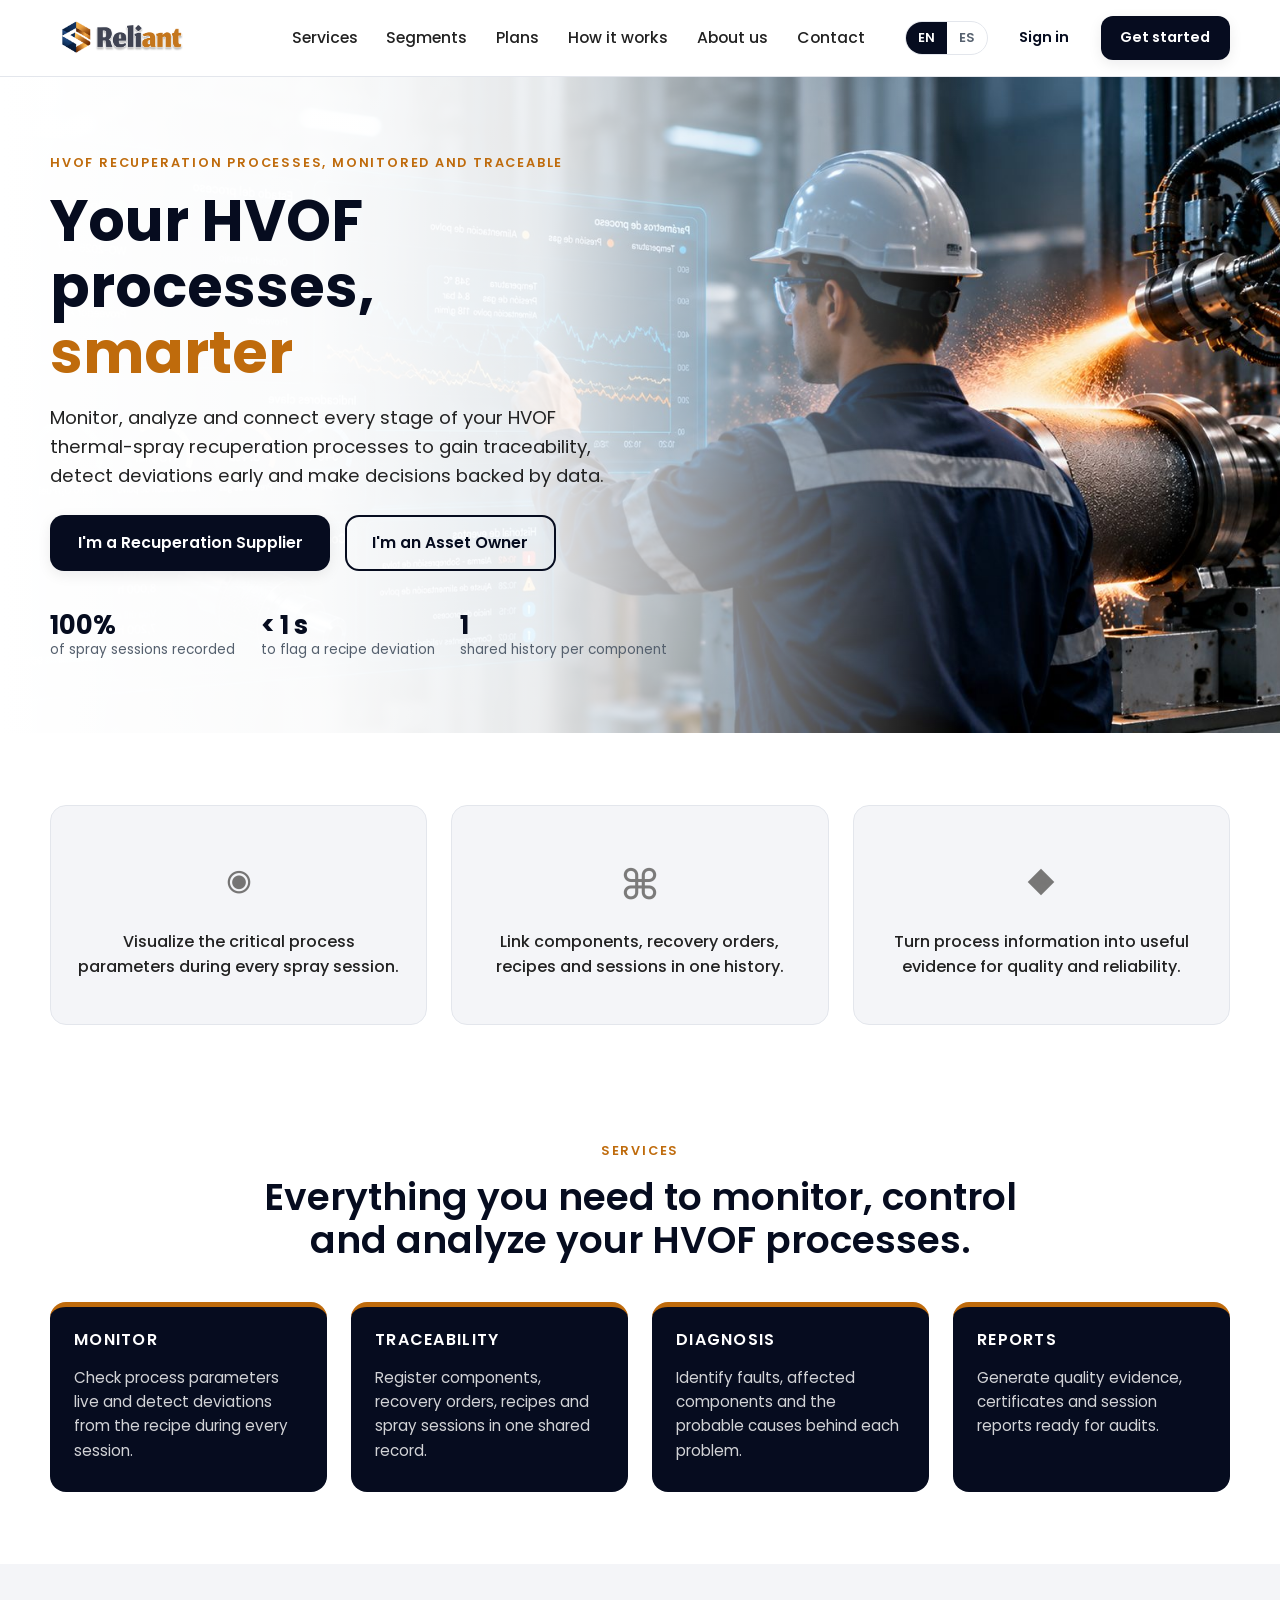
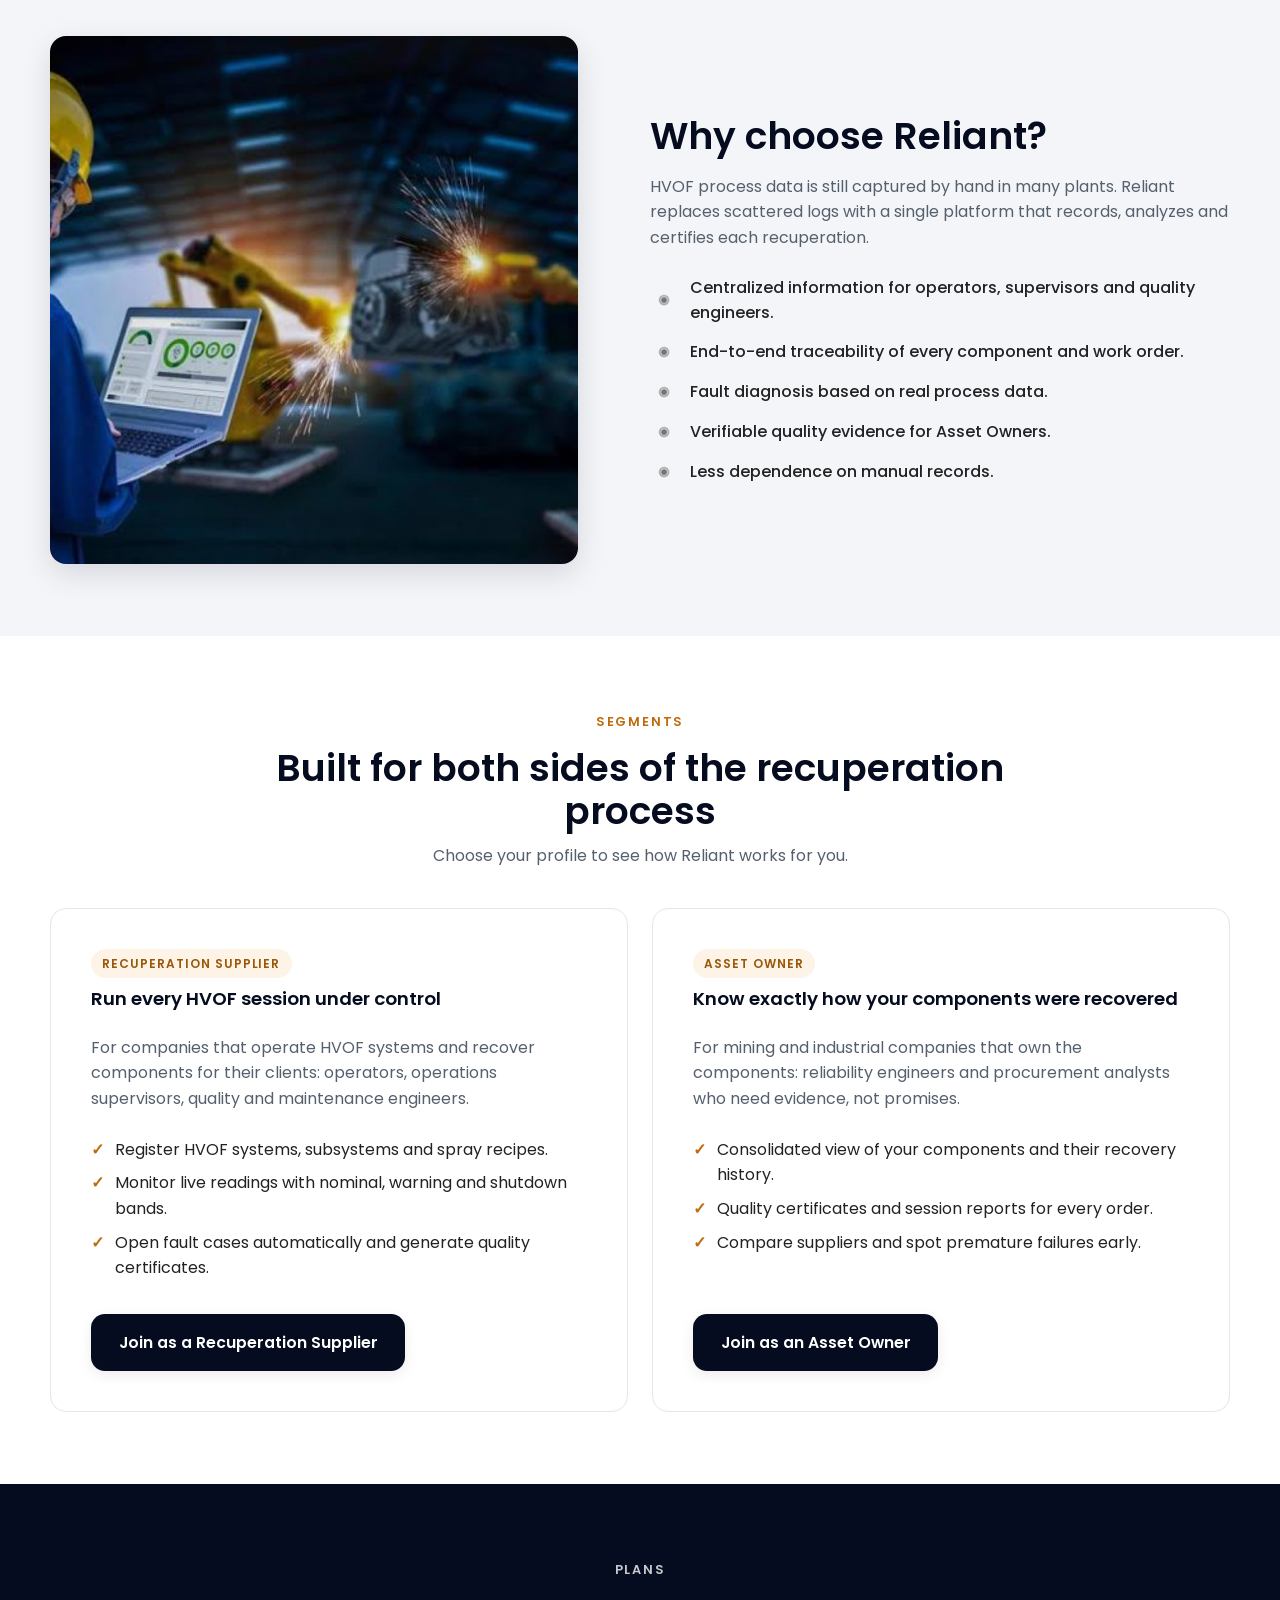
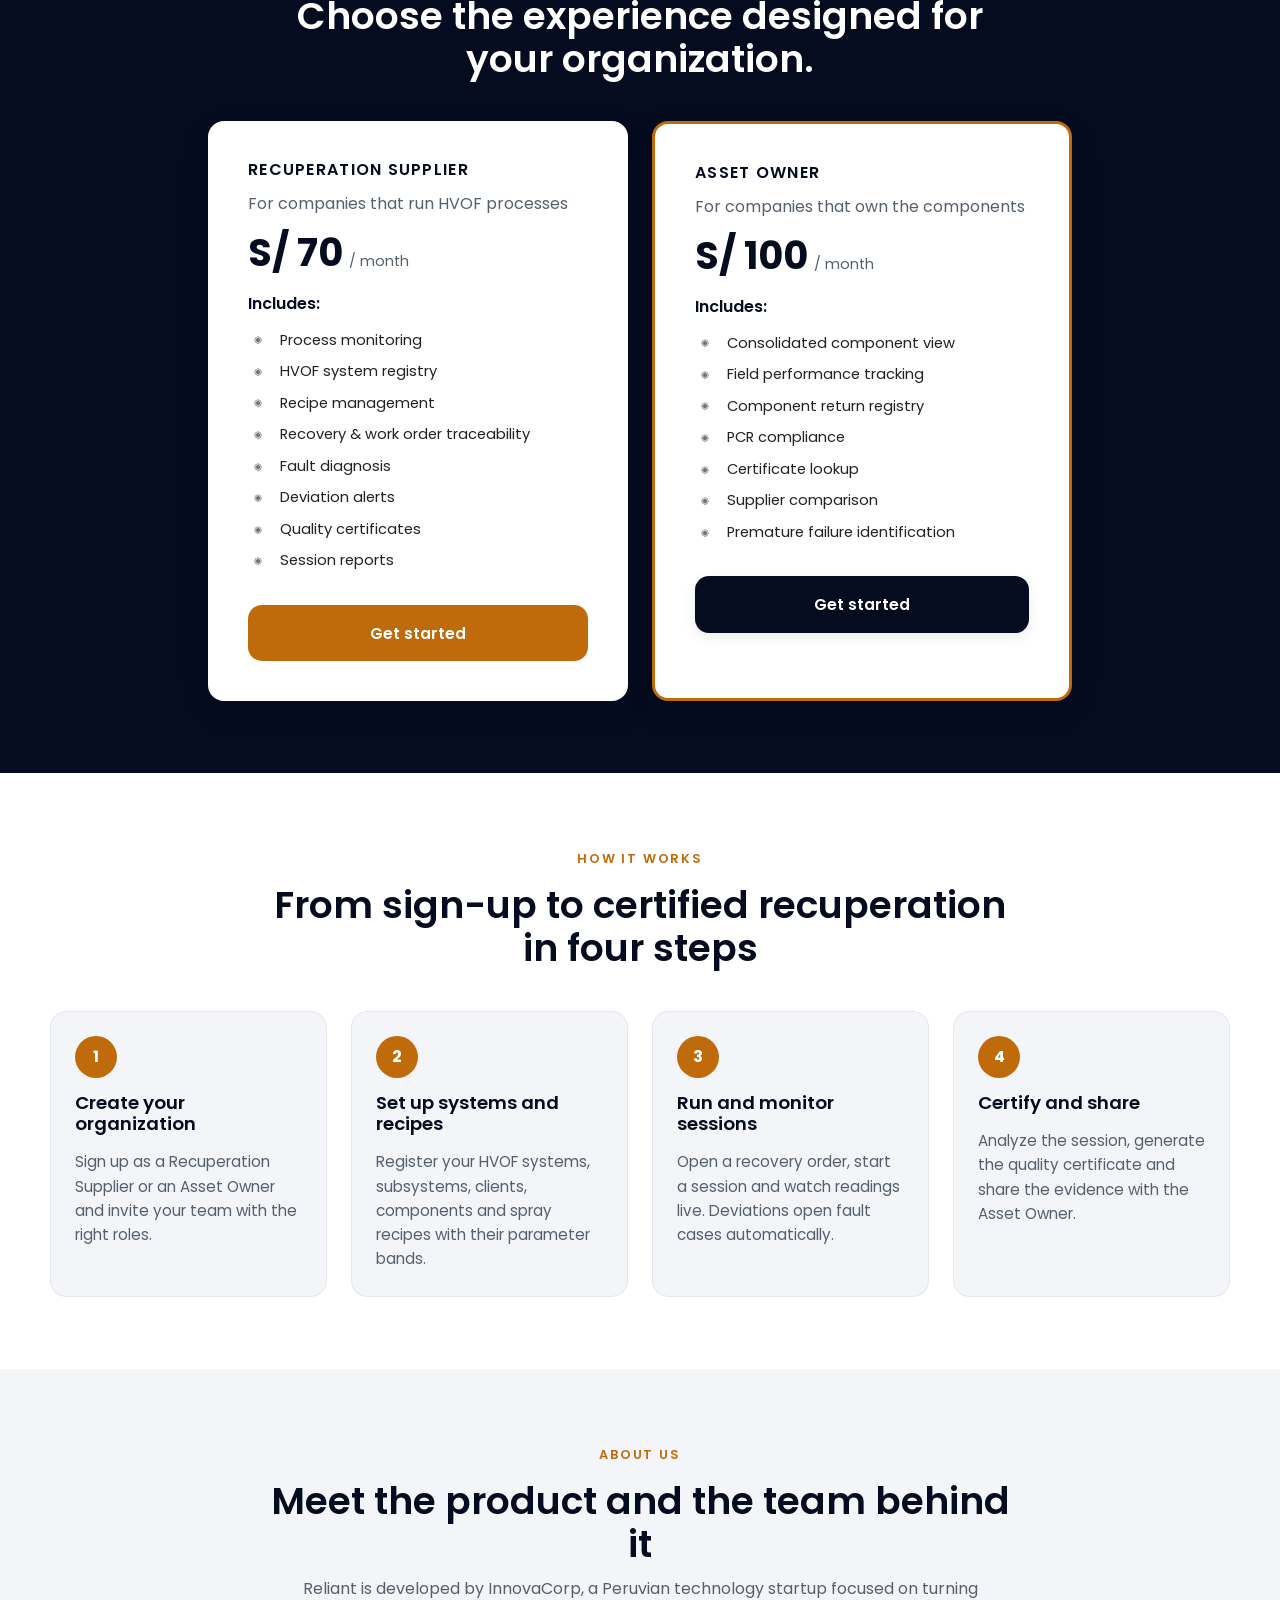
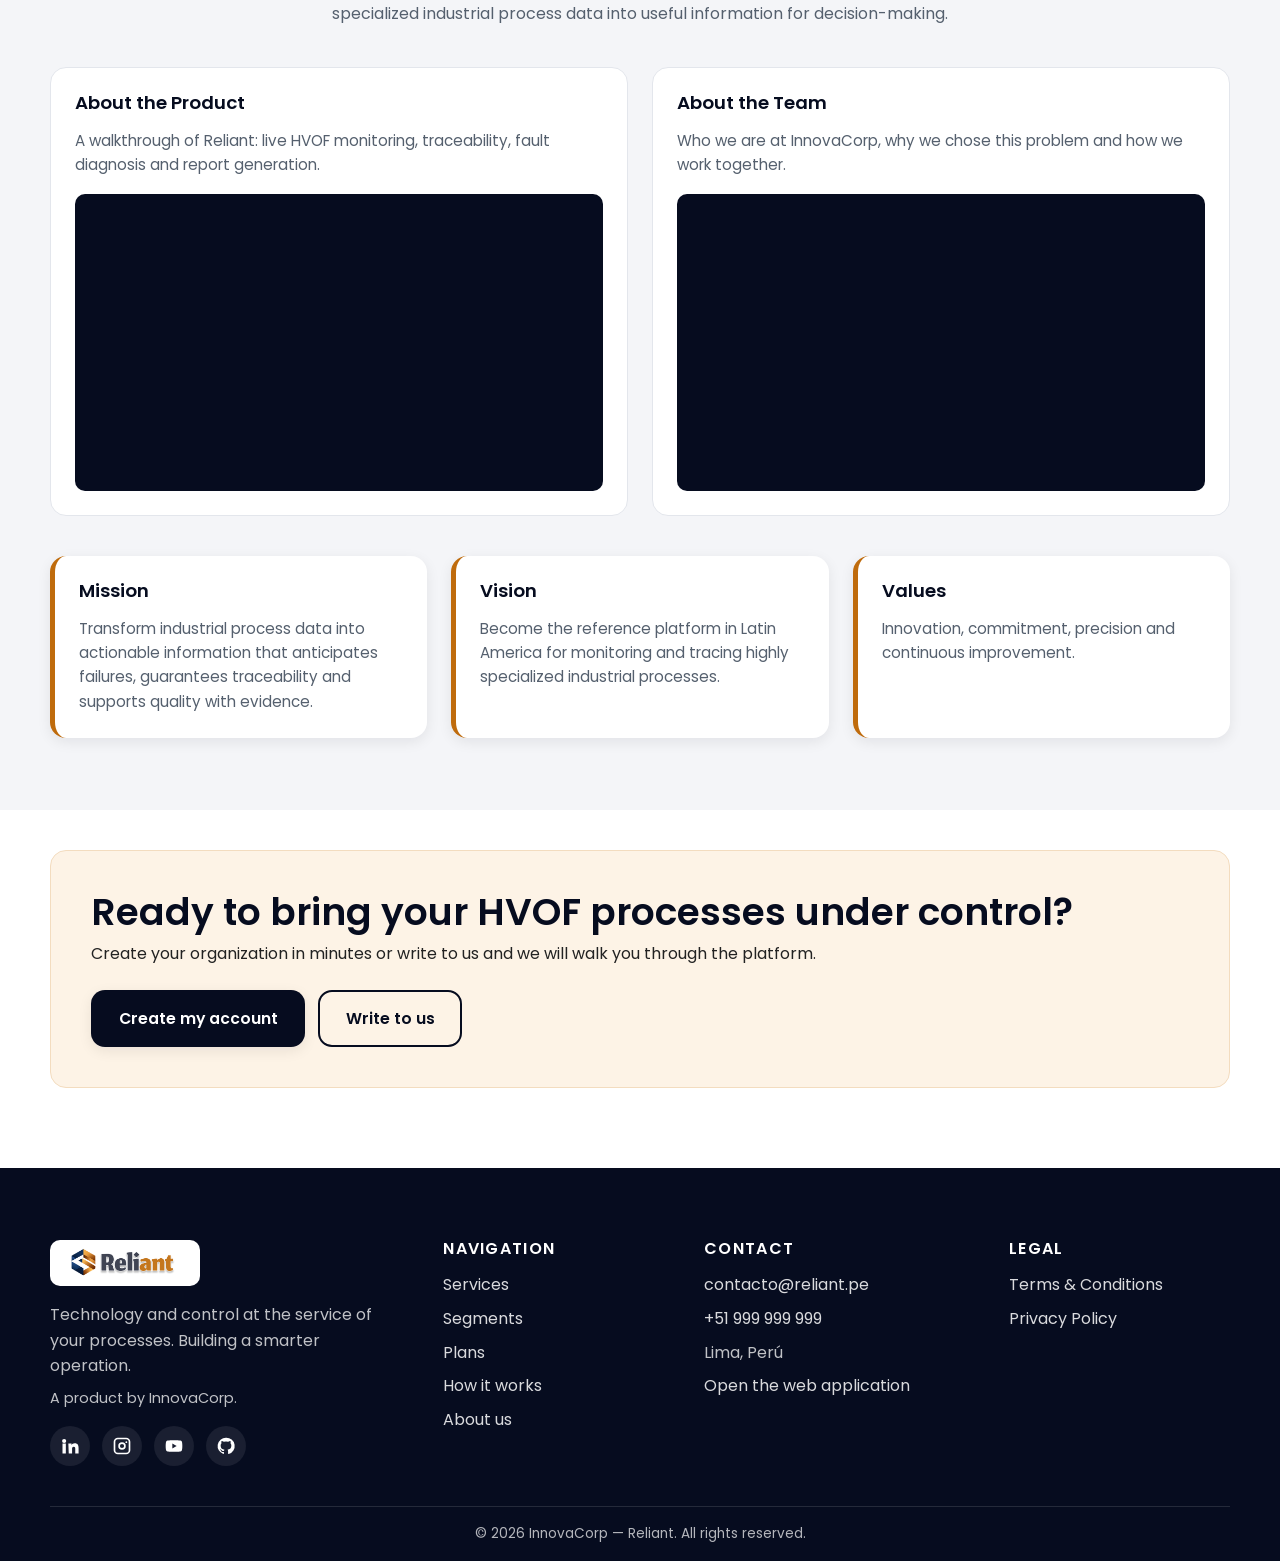
<file: index.html>
<!DOCTYPE html>
<html lang="en">
<head>
  <meta charset="UTF-8" />
  <meta name="viewport" content="width=device-width, initial-scale=1.0" />
  <title data-i18n="meta.home.title">Reliant | HVOF Process Monitoring &amp; Traceability</title>
  <meta name="description" data-i18n-content="meta.home.description" content="Reliant monitors, traces and documents HVOF thermal-spray recuperation processes so Recuperation Suppliers and Asset Owners can detect deviations early and back quality with data." />
  <meta property="og:title" content="Reliant | HVOF Process Monitoring & Traceability" />
  <meta property="og:description" content="Monitor, trace and document every HVOF recuperation process. A product by InnovaCorp." />
  <meta property="og:type" content="website" />
  <meta property="og:image" content="assets/img/supervisor.jpg" />
  <link rel="icon" href="assets/img/favicon.svg" type="image/svg+xml" />
  <link rel="preconnect" href="https://fonts.googleapis.com" />
  <link rel="preconnect" href="https://fonts.gstatic.com" crossorigin />
  <link href="https://fonts.googleapis.com/css2?family=Poppins:wght@300;400;500;600;700&display=swap" rel="stylesheet" />
  <link rel="stylesheet" href="assets/css/styles.css" />
</head>
<body>
  <a class="skip-link" href="#main-content" data-i18n="accessibility.skip">Skip to main content</a>

  <!-- ========================= HEADER ========================= -->
  <header class="site-header" role="banner">
    <div class="container header-inner">
      <a href="index.html" class="logo" aria-label="Reliant home" data-i18n-aria-label="accessibility.home">
        <img src="assets/img/logo.png" alt="Reliant" class="logo-img" width="150" height="46" />
      </a>

      <button class="nav-toggle" id="navToggle" aria-expanded="false" aria-controls="primaryNav" aria-label="Toggle navigation menu" data-i18n-aria-label="accessibility.menu">
        <span></span><span></span><span></span>
      </button>

      <nav class="primary-nav" id="primaryNav" aria-label="Primary navigation" data-i18n-aria-label="accessibility.primary">
        <ul class="nav-list">
          <li><a href="#services" data-i18n="nav.services">Services</a></li>
          <li><a href="#segments" data-i18n="nav.segments">Segments</a></li>
          <li><a href="#plans" data-i18n="nav.plans">Plans</a></li>
          <li><a href="#how-it-works" data-i18n="nav.how">How it works</a></li>
          <li><a href="#about" data-i18n="nav.about">About us</a></li>
          <li><a href="#contact" data-i18n="nav.contact">Contact</a></li>
        </ul>
        <div class="nav-actions">
          <div class="language-switcher" role="group" aria-label="Language selector" data-i18n-aria-label="accessibility.language">
            <button type="button" data-language="en" aria-pressed="false">EN</button>
            <button type="button" data-language="es" aria-pressed="false">ES</button>
          </div>
          <a class="btn btn-ghost btn-sm" href="https://reliant-web-application-hsa3asb7axaph6hf.chilecentral-01.azurewebsites.net/iam/sign-in" data-i18n="nav.signin">Sign in</a>
          <a class="btn btn-primary btn-sm" href="https://reliant-web-application-hsa3asb7axaph6hf.chilecentral-01.azurewebsites.net/iam/sign-up" data-i18n="nav.start">Get started</a>
        </div>
      </nav>
    </div>
  </header>

  <main id="main-content">

    <!-- ========================= HERO ========================= -->
    <section class="hero" aria-labelledby="hero-title">
      <img src="assets/img/supervisor.jpg" alt="" class="hero-img" width="1600" height="900" fetchpriority="high" />
      <div class="hero-overlay" aria-hidden="true"></div>
      <div class="container hero-content">
        <div class="hero-text">
          <p class="eyebrow" data-i18n="hero.eyebrow">HVOF recuperation processes, monitored and traceable</p>
          <h1 id="hero-title" data-i18n-html="hero.title">Your HVOF processes,<br /><span>smarter</span></h1>
          <p class="hero-subtitle" data-i18n="hero.subtitle">Monitor, analyze and connect every stage of your HVOF thermal-spray recuperation processes to gain traceability, detect deviations early and make decisions backed by data.</p>
          <div class="hero-actions">
            <a class="btn btn-primary" href="https://reliant-web-application-hsa3asb7axaph6hf.chilecentral-01.azurewebsites.net/iam/sign-up?organizationType=RECUPERATION_SUPPLIER" data-segment-link="recuperation-supplier" data-i18n="hero.supplier">I'm a Recuperation Supplier</a>
            <a class="btn btn-outline" href="https://reliant-web-application-hsa3asb7axaph6hf.chilecentral-01.azurewebsites.net/iam/sign-up?organizationType=ASSET_OWNER" data-segment-link="asset-owner" data-i18n="hero.owner">I'm an Asset Owner</a>
          </div>
          <ul class="hero-metrics" aria-label="Key figures">
            <li><strong>100%</strong><span data-i18n="hero.metric.sessions">of spray sessions recorded</span></li>
            <li><strong>&lt; 1 s</strong><span data-i18n="hero.metric.alerts">to flag a recipe deviation</span></li>
            <li><strong>1</strong><span data-i18n="hero.metric.history">shared history per component</span></li>
          </ul>
        </div>
      </div>
    </section>

    <!-- ========================= HIGHLIGHTS (flip cards) ========================= -->
    <section class="highlights" aria-label="Reliant highlights">
      <div class="container highlights-grid">
        <article class="flip-card" tabindex="0">
          <div class="flip-inner">
            <div class="flip-front">
              <img src="assets/img/icono1.png" alt="" width="64" height="64" />
              <p data-i18n="highlight.monitoring.body">Visualize the critical process parameters during every spray session.</p>
            </div>
            <div class="flip-back"><h3 data-i18n="highlight.monitoring.title">Real-time monitoring</h3></div>
          </div>
        </article>
        <article class="flip-card" tabindex="0">
          <div class="flip-inner">
            <div class="flip-front">
              <img src="assets/img/icono2.png" alt="" width="64" height="64" />
              <p data-i18n="highlight.traceability.body">Link components, recovery orders, recipes and sessions in one history.</p>
            </div>
            <div class="flip-back"><h3 data-i18n="highlight.traceability.title">Full traceability</h3></div>
          </div>
        </article>
        <article class="flip-card" tabindex="0">
          <div class="flip-inner">
            <div class="flip-front">
              <img src="assets/img/icono3.png" alt="" width="64" height="64" />
              <p data-i18n="highlight.data.body">Turn process information into useful evidence for quality and reliability.</p>
            </div>
            <div class="flip-back"><h3 data-i18n="highlight.data.title">Data-driven decisions</h3></div>
          </div>
        </article>
      </div>
    </section>

    <!-- ========================= SERVICES ========================= -->
    <section id="services" class="section" aria-labelledby="services-title">
      <div class="container">
        <div class="section-heading">
          <p class="kicker" data-i18n="services.kicker">Services</p>
          <h2 id="services-title" data-i18n="services.title">Everything you need to monitor, control and analyze your HVOF processes.</h2>
        </div>
        <div class="services-grid">
          <article class="service-card">
            <h3 data-i18n="services.monitor.title">Monitor</h3>
            <p data-i18n="services.monitor.body">Check process parameters live and detect deviations from the recipe during every session.</p>
          </article>
          <article class="service-card">
            <h3 data-i18n="services.trace.title">Traceability</h3>
            <p data-i18n="services.trace.body">Register components, recovery orders, recipes and spray sessions in one shared record.</p>
          </article>
          <article class="service-card">
            <h3 data-i18n="services.diagnose.title">Diagnosis</h3>
            <p data-i18n="services.diagnose.body">Identify faults, affected components and the probable causes behind each problem.</p>
          </article>
          <article class="service-card">
            <h3 data-i18n="services.report.title">Reports</h3>
            <p data-i18n="services.report.body">Generate quality evidence, certificates and session reports ready for audits.</p>
          </article>
        </div>
      </div>
    </section>

    <!-- ========================= WHY RELIANT ========================= -->
    <section id="value-proposition" class="section section-alt" aria-labelledby="why-title">
      <div class="container why-grid">
        <figure class="why-media">
          <img src="assets/img/supervisor2.jpg" alt="" width="900" height="900" loading="lazy" />
        </figure>
        <div class="why-content">
          <h2 id="why-title" data-i18n="value.title">Why choose Reliant?</h2>
          <p data-i18n="value.intro">HVOF process data is still captured by hand in many plants. Reliant replaces scattered logs with a single platform that records, analyzes and certifies each recuperation.</p>
          <ul class="check-list">
            <li><img src="assets/img/icono1.png" alt="" width="28" height="28" /><span data-i18n="value.benefit1">Centralized information for operators, supervisors and quality engineers.</span></li>
            <li><img src="assets/img/icono1.png" alt="" width="28" height="28" /><span data-i18n="value.benefit2">End-to-end traceability of every component and work order.</span></li>
            <li><img src="assets/img/icono1.png" alt="" width="28" height="28" /><span data-i18n="value.benefit3">Fault diagnosis based on real process data.</span></li>
            <li><img src="assets/img/icono1.png" alt="" width="28" height="28" /><span data-i18n="value.benefit4">Verifiable quality evidence for Asset Owners.</span></li>
            <li><img src="assets/img/icono1.png" alt="" width="28" height="28" /><span data-i18n="value.benefit5">Less dependence on manual records.</span></li>
          </ul>
        </div>
      </div>
    </section>

    <!-- ========================= SEGMENTS ========================= -->
    <section id="segments" class="section" aria-labelledby="segments-title">
      <div class="container">
        <div class="section-heading">
          <p class="kicker" data-i18n="segments.kicker">Segments</p>
          <h2 id="segments-title" data-i18n="segments.title">Built for both sides of the recuperation process</h2>
          <p data-i18n="segments.intro">Choose your profile to see how Reliant works for you.</p>
        </div>
        <div class="segments-grid">
          <article class="segment-card" id="segment-supplier">
            <span class="tag" data-i18n="segments.supplier.tag">Recuperation Supplier</span>
            <h3 data-i18n="segments.supplier.title">Run every HVOF session under control</h3>
            <p data-i18n="segments.supplier.body">For companies that operate HVOF systems and recover components for their clients: operators, operations supervisors, quality and maintenance engineers.</p>
            <ul class="benefit-list">
              <li data-i18n="segments.supplier.benefit1">Register HVOF systems, subsystems and spray recipes.</li>
              <li data-i18n="segments.supplier.benefit2">Monitor live readings with nominal, warning and shutdown bands.</li>
              <li data-i18n="segments.supplier.benefit3">Open fault cases automatically and generate quality certificates.</li>
            </ul>
            <a class="btn btn-primary" href="https://reliant-web-application-hsa3asb7axaph6hf.chilecentral-01.azurewebsites.net/iam/sign-up?organizationType=RECUPERATION_SUPPLIER" data-segment-cta="recuperation-supplier" data-i18n="segments.supplier.cta">Join as a Recuperation Supplier</a>
          </article>
          <article class="segment-card" id="segment-owner">
            <span class="tag" data-i18n="segments.owner.tag">Asset Owner</span>
            <h3 data-i18n="segments.owner.title">Know exactly how your components were recovered</h3>
            <p data-i18n="segments.owner.body">For mining and industrial companies that own the components: reliability engineers and procurement analysts who need evidence, not promises.</p>
            <ul class="benefit-list">
              <li data-i18n="segments.owner.benefit1">Consolidated view of your components and their recovery history.</li>
              <li data-i18n="segments.owner.benefit2">Quality certificates and session reports for every order.</li>
              <li data-i18n="segments.owner.benefit3">Compare suppliers and spot premature failures early.</li>
            </ul>
            <a class="btn btn-primary" href="https://reliant-web-application-hsa3asb7axaph6hf.chilecentral-01.azurewebsites.net/iam/sign-up?organizationType=ASSET_OWNER" data-segment-cta="asset-owner" data-i18n="segments.owner.cta">Join as an Asset Owner</a>
          </article>
        </div>
      </div>
    </section>

    <!-- ========================= PLANS ========================= -->
    <section id="plans" class="section section-dark" aria-labelledby="plans-title">
      <div class="container">
        <div class="section-heading">
          <p class="kicker kicker-light" data-i18n="plans.kicker">Plans</p>
          <h2 id="plans-title" data-i18n="plans.title">Choose the experience designed for your organization.</h2>
        </div>
        <div class="plans-grid">
          <article class="plan-card">
            <h3>Recuperation Supplier</h3>
            <p class="plan-desc" data-i18n="plans.supplier.desc">For companies that run HVOF processes</p>
            <p class="plan-price"><span>S/ 70</span><small data-i18n="plans.period">/ month</small></p>
            <p class="plan-includes" data-i18n="plans.includes">Includes:</p>
            <ul class="check-list check-list-sm">
              <li><img src="assets/img/icono1.png" alt="" /><span data-i18n="plans.supplier.f1">Process monitoring</span></li>
              <li><img src="assets/img/icono1.png" alt="" /><span data-i18n="plans.supplier.f2">HVOF system registry</span></li>
              <li><img src="assets/img/icono1.png" alt="" /><span data-i18n="plans.supplier.f3">Recipe management</span></li>
              <li><img src="assets/img/icono1.png" alt="" /><span data-i18n="plans.supplier.f4">Recovery &amp; work order traceability</span></li>
              <li><img src="assets/img/icono1.png" alt="" /><span data-i18n="plans.supplier.f5">Fault diagnosis</span></li>
              <li><img src="assets/img/icono1.png" alt="" /><span data-i18n="plans.supplier.f6">Deviation alerts</span></li>
              <li><img src="assets/img/icono1.png" alt="" /><span data-i18n="plans.supplier.f7">Quality certificates</span></li>
              <li><img src="assets/img/icono1.png" alt="" /><span data-i18n="plans.supplier.f8">Session reports</span></li>
            </ul>
            <a class="btn btn-light" href="https://reliant-web-application-hsa3asb7axaph6hf.chilecentral-01.azurewebsites.net/iam/sign-up?organizationType=RECUPERATION_SUPPLIER" data-i18n="plans.cta">Get started</a>
          </article>
          <article class="plan-card plan-card-accent">
            <h3>Asset Owner</h3>
            <p class="plan-desc" data-i18n="plans.owner.desc">For companies that own the components</p>
            <p class="plan-price"><span>S/ 100</span><small data-i18n="plans.period">/ month</small></p>
            <p class="plan-includes" data-i18n="plans.includes">Includes:</p>
            <ul class="check-list check-list-sm">
              <li><img src="assets/img/icono1.png" alt="" /><span data-i18n="plans.owner.f1">Consolidated component view</span></li>
              <li><img src="assets/img/icono1.png" alt="" /><span data-i18n="plans.owner.f2">Field performance tracking</span></li>
              <li><img src="assets/img/icono1.png" alt="" /><span data-i18n="plans.owner.f3">Component return registry</span></li>
              <li><img src="assets/img/icono1.png" alt="" /><span data-i18n="plans.owner.f4">PCR compliance</span></li>
              <li><img src="assets/img/icono1.png" alt="" /><span data-i18n="plans.owner.f5">Certificate lookup</span></li>
              <li><img src="assets/img/icono1.png" alt="" /><span data-i18n="plans.owner.f6">Supplier comparison</span></li>
              <li><img src="assets/img/icono1.png" alt="" /><span data-i18n="plans.owner.f7">Premature failure identification</span></li>
            </ul>
            <a class="btn btn-primary" href="https://reliant-web-application-hsa3asb7axaph6hf.chilecentral-01.azurewebsites.net/iam/sign-up?organizationType=ASSET_OWNER" data-i18n="plans.cta">Get started</a>
          </article>
        </div>
      </div>
    </section>

    <!-- ========================= HOW IT WORKS ========================= -->
    <section id="how-it-works" class="section" aria-labelledby="steps-title">
      <div class="container">
        <div class="section-heading">
          <p class="kicker" data-i18n="steps.kicker">How it works</p>
          <h2 id="steps-title" data-i18n="steps.title">From sign-up to certified recuperation in four steps</h2>
        </div>
        <ol class="steps-grid">
          <li class="step-card">
            <span class="step-number">1</span>
            <h3 data-i18n="steps.profile.title">Create your organization</h3>
            <p data-i18n="steps.profile.body">Sign up as a Recuperation Supplier or an Asset Owner and invite your team with the right roles.</p>
          </li>
          <li class="step-card">
            <span class="step-number">2</span>
            <h3 data-i18n="steps.setup.title">Set up systems and recipes</h3>
            <p data-i18n="steps.setup.body">Register your HVOF systems, subsystems, clients, components and spray recipes with their parameter bands.</p>
          </li>
          <li class="step-card">
            <span class="step-number">3</span>
            <h3 data-i18n="steps.track.title">Run and monitor sessions</h3>
            <p data-i18n="steps.track.body">Open a recovery order, start a session and watch readings live. Deviations open fault cases automatically.</p>
          </li>
          <li class="step-card">
            <span class="step-number">4</span>
            <h3 data-i18n="steps.redeploy.title">Certify and share</h3>
            <p data-i18n="steps.redeploy.body">Analyze the session, generate the quality certificate and share the evidence with the Asset Owner.</p>
          </li>
        </ol>
      </div>
    </section>

    <!-- ========================= ABOUT (videos) ========================= -->
    <section id="about" class="section section-alt" aria-labelledby="about-title">
      <div class="container">
        <div class="section-heading">
          <p class="kicker" data-i18n="about.kicker">About us</p>
          <h2 id="about-title" data-i18n="about.title">Meet the product and the team behind it</h2>
          <p data-i18n="about.intro">Reliant is developed by InnovaCorp, a Peruvian technology startup focused on turning specialized industrial process data into useful information for decision-making.</p>
        </div>
        <div class="about-grid">
          <article class="video-card" id="about-product">
            <h3 data-i18n="about.product.title">About the Product</h3>
            <p data-i18n="about.product.body">A walkthrough of Reliant: live HVOF monitoring, traceability, fault diagnosis and report generation.</p>
            <div class="video-frame" data-video="product" data-video-title="Reliant - About the Product">
              <div class="video-placeholder"><span data-i18n="about.video.soon">Video coming soon</span></div>
            </div>
          </article>
          <article class="video-card" id="about-team">
            <h3 data-i18n="about.team.title">About the Team</h3>
            <p data-i18n="about.team.body">Who we are at InnovaCorp, why we chose this problem and how we work together.</p>
            <div class="video-frame" data-video="team" data-video-title="Reliant - About the Team">
              <div class="video-placeholder"><span data-i18n="about.video.soon">Video coming soon</span></div>
            </div>
          </article>
        </div>
        <div class="mission-grid">
          <article class="mission-card">
            <h3 data-i18n="about.mission.title">Mission</h3>
            <p data-i18n="about.mission.body">Transform industrial process data into actionable information that anticipates failures, guarantees traceability and supports quality with evidence.</p>
          </article>
          <article class="mission-card">
            <h3 data-i18n="about.vision.title">Vision</h3>
            <p data-i18n="about.vision.body">Become the reference platform in Latin America for monitoring and tracing highly specialized industrial processes.</p>
          </article>
          <article class="mission-card">
            <h3 data-i18n="about.values.title">Values</h3>
            <p data-i18n="about.values.body">Innovation, commitment, precision and continuous improvement.</p>
          </article>
        </div>
      </div>
    </section>

    <!-- ========================= CONTACT CTA ========================= -->
    <section id="contact" class="section cta-section" aria-labelledby="cta-title">
      <div class="container cta-inner">
        <div>
          <h2 id="cta-title" data-i18n="cta.title">Ready to bring your HVOF processes under control?</h2>
          <p data-i18n="cta.body">Create your organization in minutes or write to us and we will walk you through the platform.</p>
        </div>
        <div class="cta-actions">
          <a class="btn btn-primary" href="https://reliant-web-application-hsa3asb7axaph6hf.chilecentral-01.azurewebsites.net/iam/sign-up" data-i18n="cta.start">Create my account</a>
          <a class="btn btn-outline" href="mailto:contacto@reliant.pe" data-i18n="cta.email">Write to us</a>
        </div>
      </div>
    </section>
  </main>

  <!-- ========================= FOOTER ========================= -->
  <footer class="site-footer" role="contentinfo">
    <div class="container footer-grid">
      <div class="footer-col footer-brand">
        <img src="assets/img/logo.png" alt="Reliant" class="footer-logo" width="150" height="46" loading="lazy" />
        <p data-i18n="footer.tagline">Technology and control at the service of your processes. Building a smarter operation.</p>
        <p class="footer-product" data-i18n="footer.product">A product by InnovaCorp.</p>
        <ul class="social-list" aria-label="Social media">
          <li><a href="https://www.linkedin.com/" target="_blank" rel="noopener" aria-label="LinkedIn"><svg viewBox="0 0 24 24" aria-hidden="true"><path d="M4.98 3.5a2.5 2.5 0 1 1 0 5 2.5 2.5 0 0 1 0-5ZM3 9h4v12H3zm7 0h3.8v1.7h.1c.5-1 1.8-2 3.7-2 4 0 4.7 2.6 4.7 6V21h-4v-5.3c0-1.3 0-2.9-1.8-2.9s-2 1.4-2 2.8V21h-4z"/></svg></a></li>
          <li><a href="https://www.instagram.com/" target="_blank" rel="noopener" aria-label="Instagram"><svg viewBox="0 0 24 24" aria-hidden="true"><path d="M7 2h10a5 5 0 0 1 5 5v10a5 5 0 0 1-5 5H7a5 5 0 0 1-5-5V7a5 5 0 0 1 5-5Zm0 2a3 3 0 0 0-3 3v10a3 3 0 0 0 3 3h10a3 3 0 0 0 3-3V7a3 3 0 0 0-3-3Zm5 3.5a4.5 4.5 0 1 1 0 9 4.5 4.5 0 0 1 0-9Zm0 2a2.5 2.5 0 1 0 0 5 2.5 2.5 0 0 0 0-5Zm5.2-3.2a1.1 1.1 0 1 1 0 2.2 1.1 1.1 0 0 1 0-2.2Z"/></svg></a></li>
          <li><a href="https://www.youtube.com/" target="_blank" rel="noopener" aria-label="YouTube"><svg viewBox="0 0 24 24" aria-hidden="true"><path d="M21.6 7.2a2.5 2.5 0 0 0-1.8-1.8C18.2 5 12 5 12 5s-6.2 0-7.8.4A2.5 2.5 0 0 0 2.4 7.2 26 26 0 0 0 2 12a26 26 0 0 0 .4 4.8 2.5 2.5 0 0 0 1.8 1.8C5.8 19 12 19 12 19s6.2 0 7.8-.4a2.5 2.5 0 0 0 1.8-1.8A26 26 0 0 0 22 12a26 26 0 0 0-.4-4.8ZM10 15V9l5.2 3Z"/></svg></a></li>
          <li><a href="https://github.com/upc-pre-202620-1asi0729-7753-innovacorp" target="_blank" rel="noopener" aria-label="GitHub"><svg viewBox="0 0 24 24" aria-hidden="true"><path d="M12 2a10 10 0 0 0-3.2 19.5c.5.1.7-.2.7-.5v-1.8c-2.8.6-3.4-1.2-3.4-1.2-.4-1.1-1.1-1.5-1.1-1.5-.9-.6.1-.6.1-.6 1 .1 1.5 1 1.5 1 .9 1.6 2.4 1.1 3 .9.1-.7.4-1.1.6-1.4-2.2-.3-4.6-1.1-4.6-5a3.9 3.9 0 0 1 1-2.7 3.6 3.6 0 0 1 .1-2.7s.9-.3 2.8 1a9.4 9.4 0 0 1 5 0c1.9-1.3 2.8-1 2.8-1a3.6 3.6 0 0 1 .1 2.7 3.9 3.9 0 0 1 1 2.7c0 3.9-2.4 4.7-4.6 5 .4.3.7.9.7 1.9v2.8c0 .3.2.6.7.5A10 10 0 0 0 12 2Z"/></svg></a></li>
        </ul>
      </div>

      <nav class="footer-col" aria-label="Footer navigation" data-i18n-aria-label="accessibility.footer">
        <h3 data-i18n="footer.navigation">Navigation</h3>
        <a href="#services" data-i18n="nav.services">Services</a>
        <a href="#segments" data-i18n="nav.segments">Segments</a>
        <a href="#plans" data-i18n="nav.plans">Plans</a>
        <a href="#how-it-works" data-i18n="nav.how">How it works</a>
        <a href="#about" data-i18n="nav.about">About us</a>
      </nav>

      <div class="footer-col">
        <h3 data-i18n="footer.contact">Contact</h3>
        <a href="mailto:contacto@reliant.pe">contacto@reliant.pe</a>
        <a href="tel:+51999999999">+51 999 999 999</a>
        <p>Lima, Perú</p>
        <p><a href="https://reliant-web-application-hsa3asb7axaph6hf.chilecentral-01.azurewebsites.net/iam/sign-in" data-i18n="footer.app">Open the web application</a></p>
      </div>

      <nav class="footer-col" aria-label="Legal navigation" data-i18n-aria-label="accessibility.legal">
        <h3 data-i18n="footer.legal">Legal</h3>
        <a href="legal/terms.html" data-i18n="footer.terms">Terms &amp; Conditions</a>
        <a href="legal/privacy.html" data-i18n="footer.privacy">Privacy Policy</a>
      </nav>
    </div>
    <div class="container footer-bottom">
      <p class="footer-copyright">&copy; <span id="year"></span> <span data-i18n="footer.copyright">InnovaCorp &mdash; Reliant. All rights reserved.</span></p>
    </div>
  </footer>

  <script src="assets/js/i18n.js"></script>
  <script src="assets/js/script.js"></script>
</body>
</html>
</file>
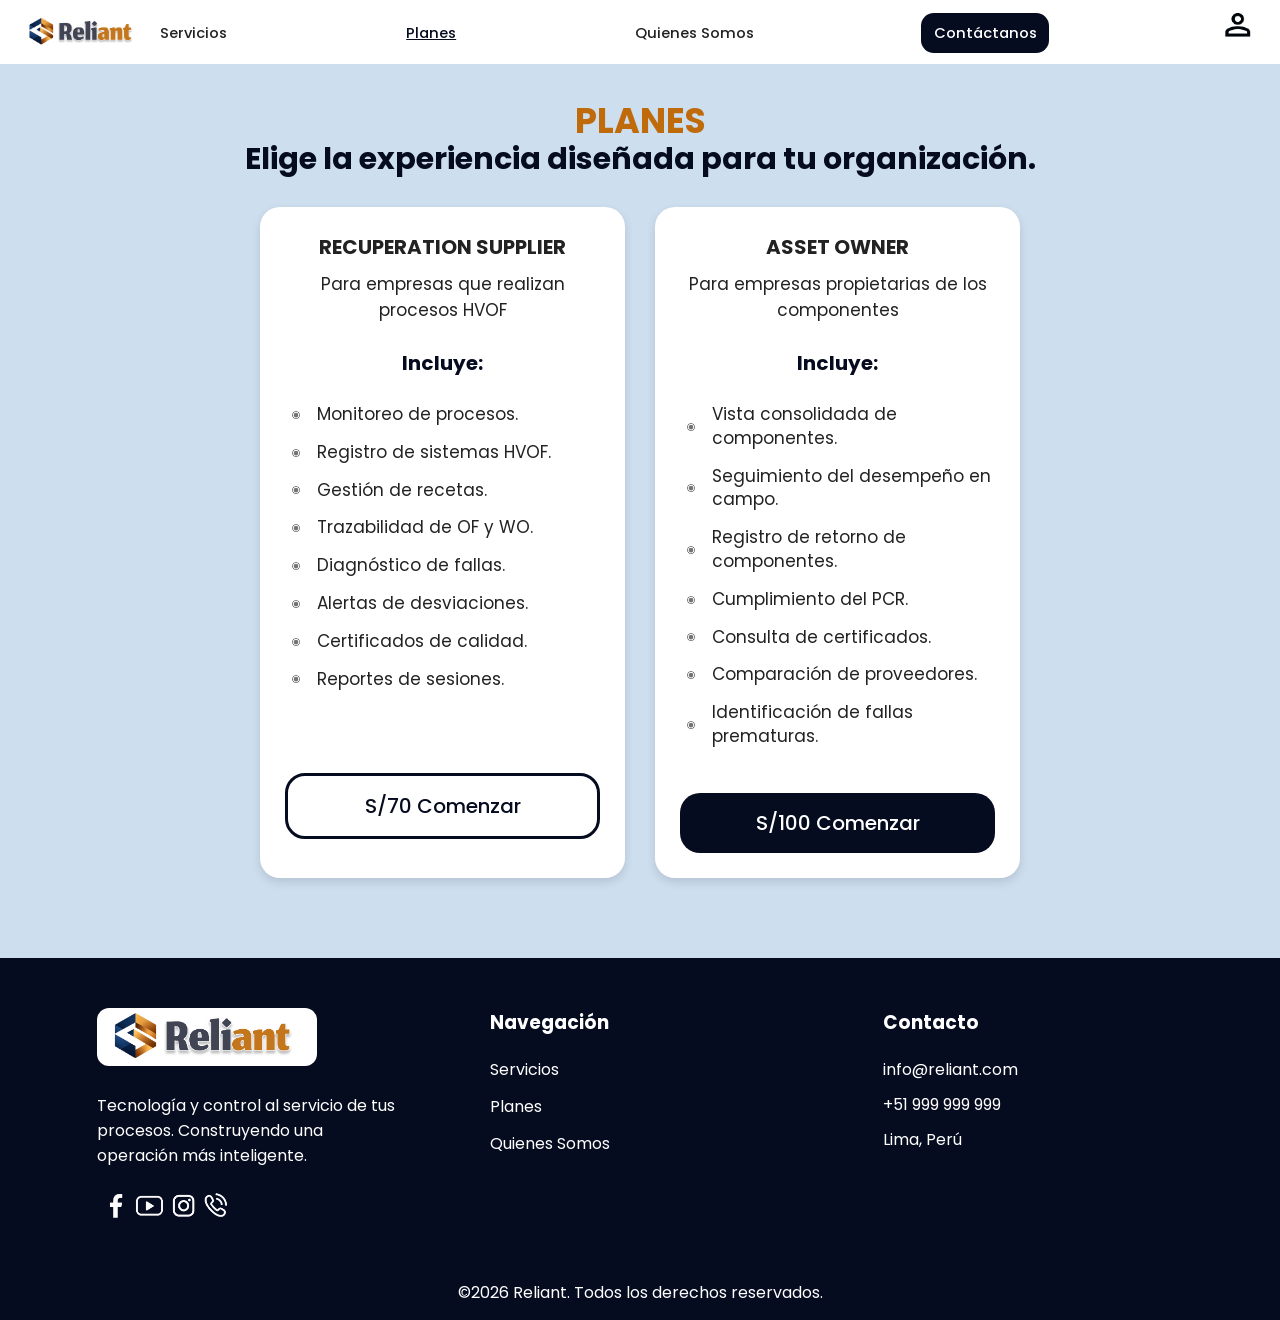
<file: planes.html>
<!DOCTYPE html>
<html lang="es">

<head>
    <link rel="icon" href="favicon.ico" type="image/x-icon">
    <meta charset="UTF-8">
    <meta name="viewport" content="width=device-width, initial-scale=1.0">

    <title>Reliant- Planes</title>

    <link rel="stylesheet" href="styles/styles.css">
    <link rel="stylesheet" href="styles/stylesplanes.css">

    <link href="https://fonts.googleapis.com/css2?family=Poppins:wght@300;400;500;600;700&display=swap"
          rel="stylesheet">
</head>

<body>

    <!-- =========================
         NAVBAR
    ========================= -->

    <header>

        <nav class="navbar">

            <div class="logo">
                    <a href="index.html">
                    <img src="img/logo.png" alt="Reliant">
                </a>
            </div>

            <ul class="menu">

                <li><a href="servicos.html">Servicios</a></li>
                <li><a class="activo" href="planes.html">Planes</a></li>
                <li><a href="quienessomos.html">Quienes Somos</a></li>
                <li><a href="#contacto" class="btn-contacto">Contáctanos</a></li>

                 <div class="user"> 
                        <img src="img/user.png" alt="Usuario"> 
                    </div>
            </ul>

        </nav>

    </header>


    <!-- =========================
         PLANES
    ========================= -->

    <section class="planes-section">

        <h3 class="subtitulo-verde">PLANES</h3>

        <h1 class="titulo-principal">
          Elige la experiencia diseñada para tu organización.        </h1>

        <div class="planes-grid">

            <!-- PLAN BÁSICO -->

            <div class="plan-card">


                <h2>RECUPERATION SUPPLIER</h2>

                <p>Para empresas que realizan procesos HVOF</p>

                <h3 class="precio">Incluye:</h3>

                <ul>
                   <li>
                        <img src="img/icono1.png" alt="">
                        <span>Monitoreo de procesos.</span>
                    </li>

                    <li>
                        <img src="img/icono1.png" alt="">
                        <span>Registro de sistemas HVOF.</span>
                    </li>

                    <li>
                        <img src="img/icono1.png" alt="">
                        <span>Gestión de recetas.</span>
                    </li>

                    <li>
                        <img src="img/icono1.png" alt="">
                        <span>Trazabilidad de OF y WO.</span>
                    </li>

                     <li>
                        <img src="img/icono1.png" alt="">
                        <span>Diagnóstico de fallas.</span>
                    </li>

                    <li>
                        <img src="img/icono1.png" alt="">
                        <span>Alertas de desviaciones.</span>
                    </li>

                    <li>
                        <img src="img/icono1.png" alt="">
                        <span>Certificados de calidad.</span>
                    </li>

                    <li>
                        <img src="img/icono1.png" alt="">
                        <span>Reportes de sesiones.</span>
                    </li>
                    

                   

                    <li>
                        <span><br></span>
                    </li>

                </ul>

                <button class="btn-plan-blanco">
                    S/70 Comenzar
                </button>

            </div>


            <!-- PLAN PRO -->

            <div class="plan-card">


                <h2>ASSET OWNER</h2>

                <p>Para empresas propietarias de los componentes </p>

                <h3 class="precio">Incluye:</h3>

                <ul>
                    <li>
                        <img src="img/icono1.png" alt="">
                        <span>Vista consolidada de componentes.</span>
                    </li>

                    <li>
                        <img src="img/icono1.png" alt="">
                        <span>Seguimiento del desempeño en campo.</span>
                    </li>

                    <li>
                        <img src="img/icono1.png" alt="">
                        <span>Registro de retorno de componentes.</span>
                    </li>

                    <li>
                        <img src="img/icono1.png" alt="">
                        <span>Cumplimiento del PCR.</span>
                    </li>

                     <li>
                        <img src="img/icono1.png" alt="">
                        <span>Consulta de certificados.</span>
                    </li>

                    <li>
                        <img src="img/icono1.png" alt="">
                        <span>Comparación de proveedores.</span>
                    </li>

                    <li>
                        <img src="img/icono1.png" alt="">
                        <span>Identificación de fallas prematuras.</span>
                    </li>
                  

                   


                </ul>

                <button class="btn-plan-verde">
                    S/100 Comenzar
                </button>

            </div>


           

           

        </div>

    </section>




    <!-- =========================
         FOOTER
    ========================= -->

     <footer id="contacto">

        <div class="footer-col">

            <img src="img/logo.png" class="footer-logo">

            <p>
                Tecnología y control al servicio de tus procesos.
                 Construyendo una operación más inteligente.
            </p>

             <img src="img/redes.png" class="footer-redes" alt="Redes sociales">

        </div>

        <div class="footer-col">

            <h3>Navegación</h3>

            <a href="servicos.html">Servicios</a>
            <a href="planes.html">Planes</a>
            <a href="quienessomos.html">Quienes Somos</a>

        </div>

        <div class="footer-col">

            <h3>Contacto</h3>

            <p>info@reliant.com</p>
            <p>+51 999 999 999</p>
            <p>Lima, Perú</p>

        </div>

    </footer>


    <div class="copyright">
        ©2026 Reliant. Todos los derechos reservados.
    </div>

</div>

</body>

</html>
</file>
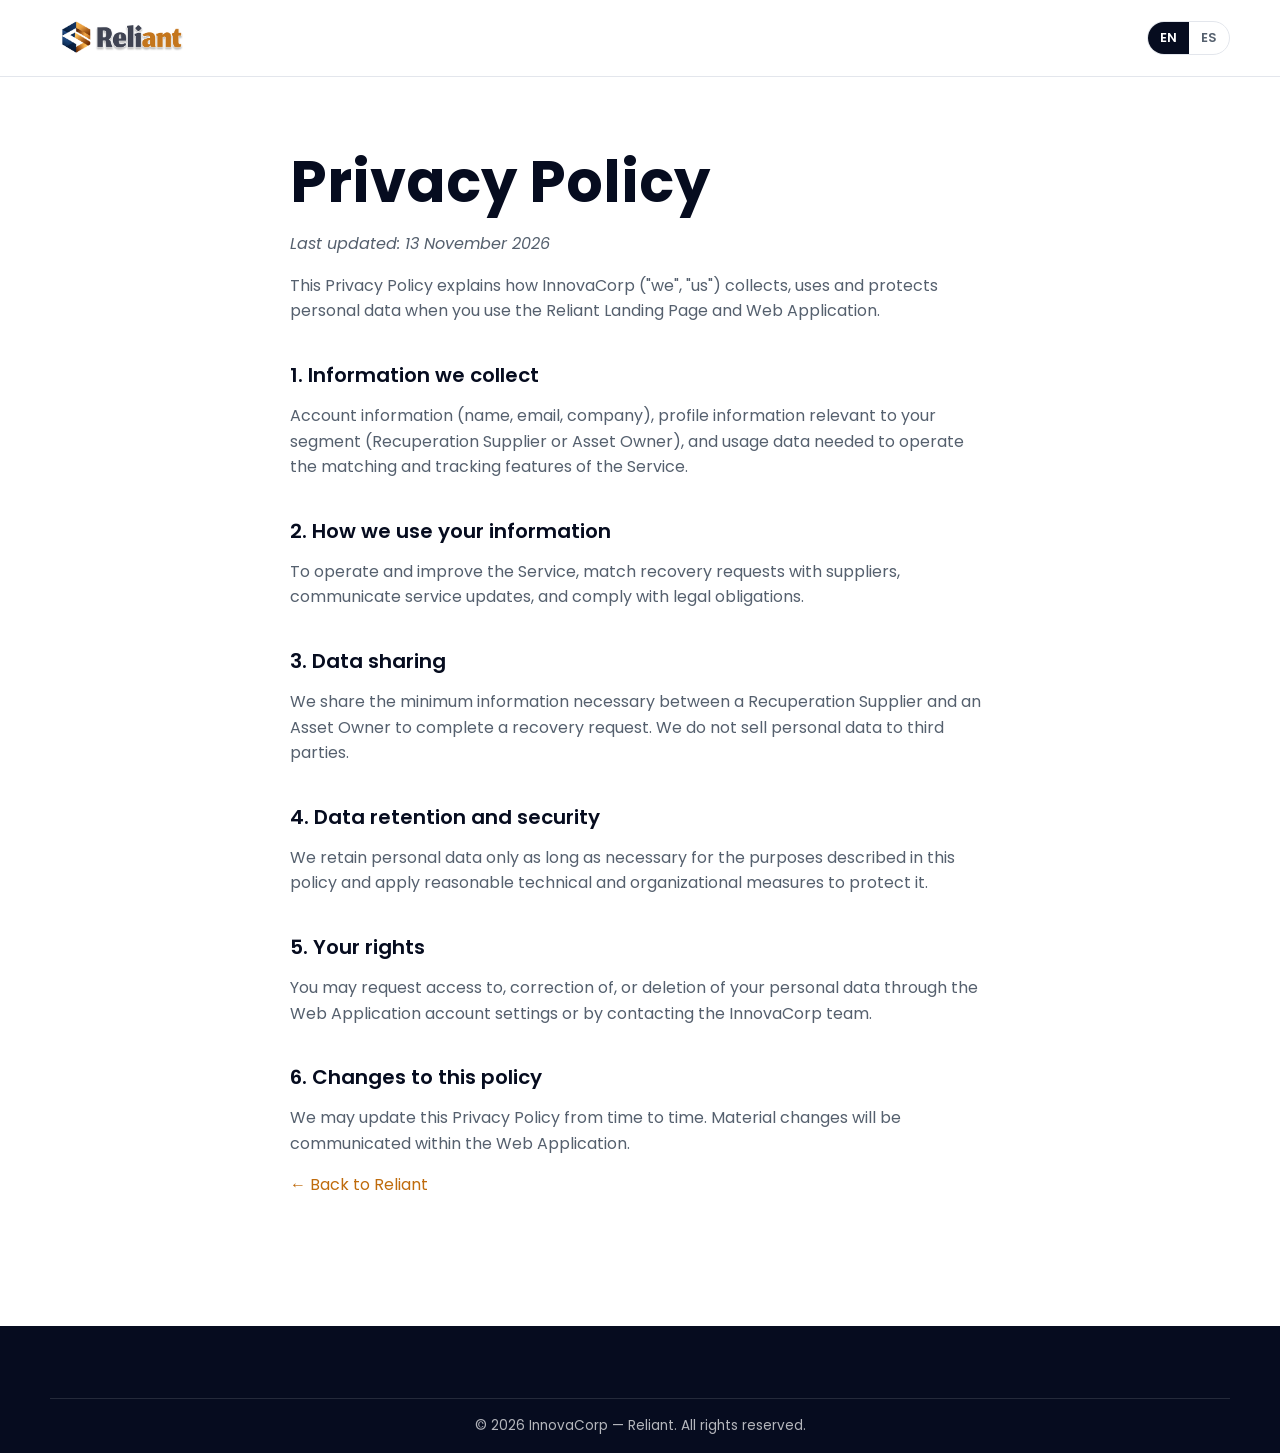
<file: legal/privacy.html>
<!DOCTYPE html>
<html lang="en">
<head>
  <meta charset="UTF-8" />
  <meta name="viewport" content="width=device-width, initial-scale=1.0" />
  <title data-i18n="meta.privacy.title">Privacy Policy | Reliant</title>
  <meta name="description" data-i18n-content="meta.privacy.description" content="Privacy Policy for Reliant, a product by InnovaCorp." />
  <link rel="icon" href="../assets/img/favicon.svg" type="image/svg+xml" />
  <link href="https://fonts.googleapis.com/css2?family=Poppins:wght@300;400;500;600;700&display=swap" rel="stylesheet" />
  <link rel="stylesheet" href="../assets/css/styles.css" />
</head>
<body>
  <a class="skip-link" href="#main-content" data-i18n="accessibility.skip">Skip to main content</a>

  <header class="site-header" role="banner">
    <div class="container header-inner">
      <a href="../index.html" class="logo" aria-label="Reliant home" data-i18n-aria-label="accessibility.home">
        <img src="../assets/img/logo.png" alt="Reliant" class="logo-img" width="150" height="46" />
      </a>
      <div class="language-switcher" role="group" aria-label="Language selector" data-i18n-aria-label="accessibility.language">
        <button type="button" data-language="en" aria-pressed="false">EN</button>
        <button type="button" data-language="es" aria-pressed="false">ES</button>
      </div>
    </div>
  </header>

  <main id="main-content" class="container">
    <article class="legal-content">
      <h1 data-i18n="privacy.title">Privacy Policy</h1>
      <p><em data-i18n="legal.updated">Last updated: [DD Month YYYY]</em></p>

      <p data-i18n="privacy.intro">
        This Privacy Policy explains how InnovaCorp ("we", "us") collects, uses and protects
        personal data when you use the Reliant Landing Page and Web Application.
      </p>

      <h2 data-i18n="privacy.section1.title">1. Information we collect</h2>
      <p data-i18n="privacy.section1.body">
        Account information (name, email, company), profile information relevant to your segment
        (Recuperation Supplier or Asset Owner), and usage data needed to operate the matching and
        tracking features of the Service.
      </p>

      <h2 data-i18n="privacy.section2.title">2. How we use your information</h2>
      <p data-i18n="privacy.section2.body">
        To operate and improve the Service, match recovery requests with suppliers, communicate
        service updates, and comply with legal obligations.
      </p>

      <h2 data-i18n="privacy.section3.title">3. Data sharing</h2>
      <p data-i18n="privacy.section3.body">
        We share the minimum information necessary between a Recuperation Supplier and an Asset
        Owner to complete a recovery request. We do not sell personal data to third parties.
      </p>

      <h2 data-i18n="privacy.section4.title">4. Data retention and security</h2>
      <p data-i18n="privacy.section4.body">
        We retain personal data only as long as necessary for the purposes described in this
        policy and apply reasonable technical and organizational measures to protect it.
      </p>

      <h2 data-i18n="privacy.section5.title">5. Your rights</h2>
      <p data-i18n="privacy.section5.body">
        You may request access to, correction of, or deletion of your personal data through the
        Web Application account settings or by contacting the InnovaCorp team.
      </p>

      <h2 data-i18n="privacy.section6.title">6. Changes to this policy</h2>
      <p data-i18n="privacy.section6.body">
        We may update this Privacy Policy from time to time. Material changes will be
        communicated within the Web Application.
      </p>

      <p><a href="../index.html" data-i18n="legal.back">&larr; Back to Reliant</a></p>
    </article>
  </main>

  <footer class="site-footer" role="contentinfo">
    <div class="container footer-bottom">
      <p class="footer-copyright">&copy; <span id="year"></span> <span data-i18n="footer.copyright">InnovaCorp &mdash; Reliant. All rights reserved.</span></p>
    </div>
  </footer>

  <script src="../assets/js/i18n.js"></script>
  <script src="../assets/js/script.js"></script>
</body>
</html>
</file>
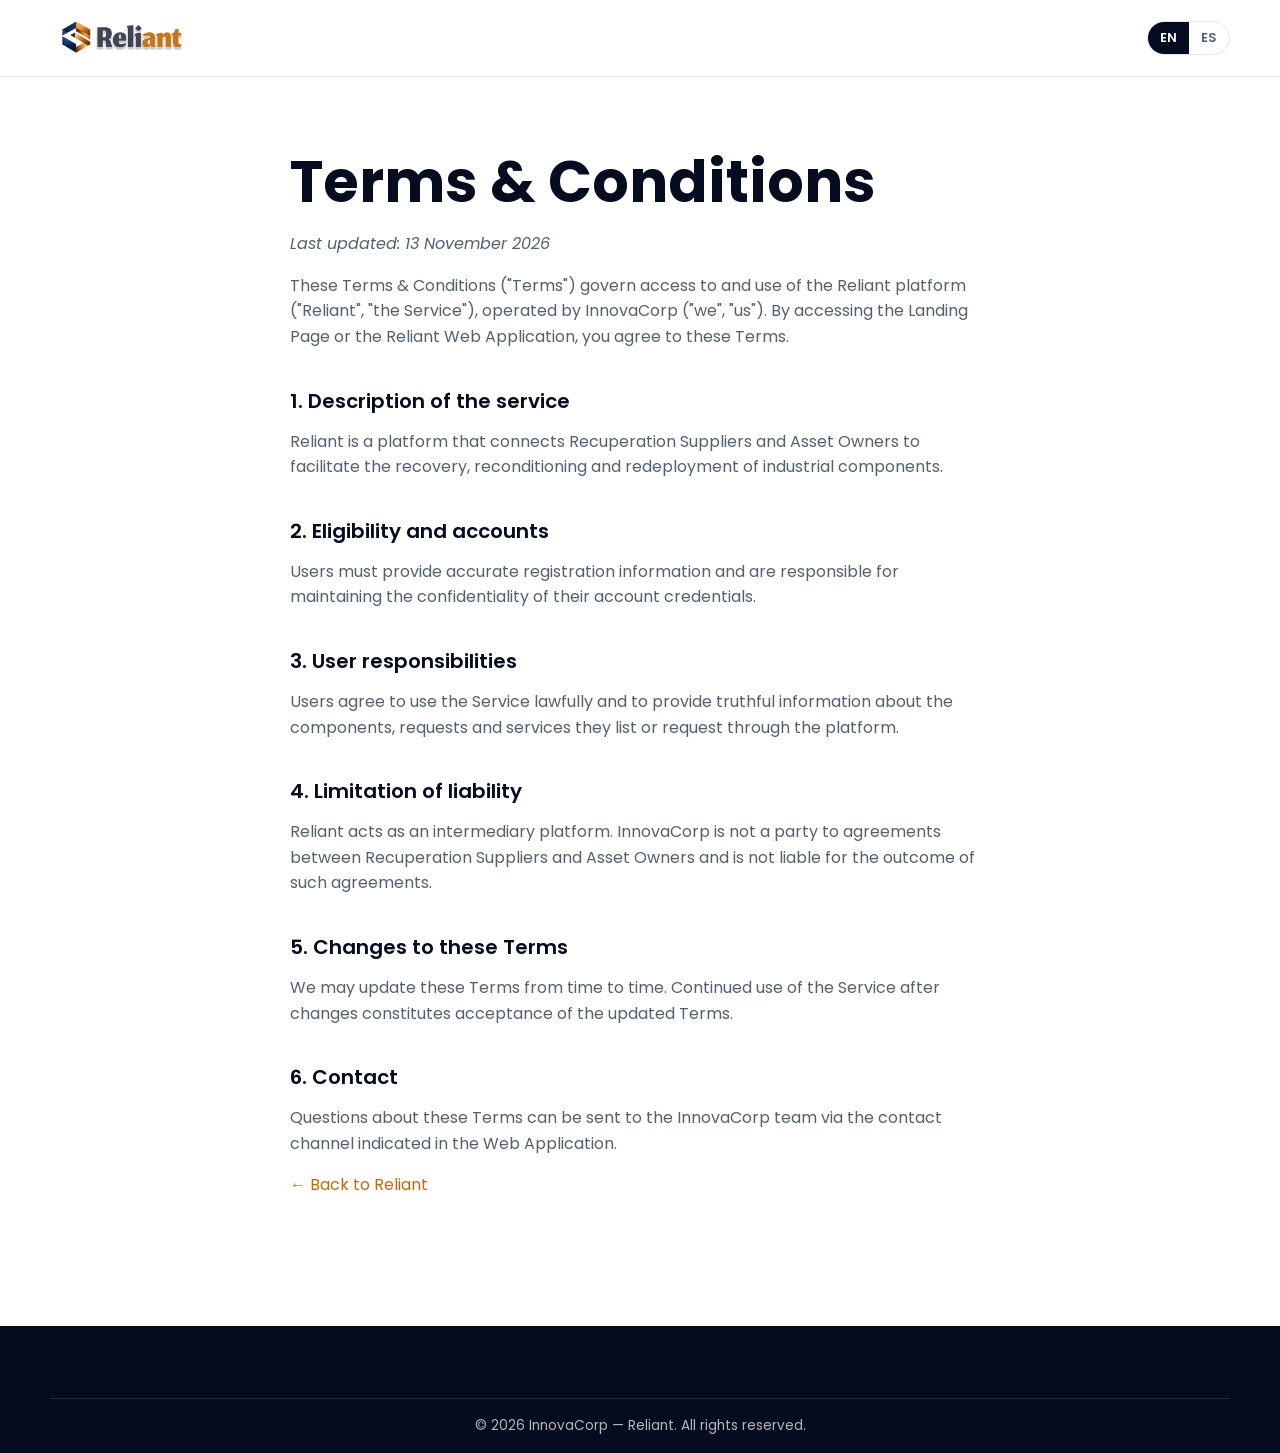
<file: legal/terms.html>
<!DOCTYPE html>
<html lang="en">
<head>
  <meta charset="UTF-8" />
  <meta name="viewport" content="width=device-width, initial-scale=1.0" />
  <title data-i18n="meta.terms.title">Terms &amp; Conditions | Reliant</title>
  <meta name="description" data-i18n-content="meta.terms.description" content="Terms and Conditions of Service for Reliant, a product by InnovaCorp." />
  <link rel="icon" href="../assets/img/favicon.svg" type="image/svg+xml" />
  <link href="https://fonts.googleapis.com/css2?family=Poppins:wght@300;400;500;600;700&display=swap" rel="stylesheet" />
  <link rel="stylesheet" href="../assets/css/styles.css" />
</head>
<body>
  <a class="skip-link" href="#main-content" data-i18n="accessibility.skip">Skip to main content</a>

  <header class="site-header" role="banner">
    <div class="container header-inner">
      <a href="../index.html" class="logo" aria-label="Reliant home" data-i18n-aria-label="accessibility.home">
        <img src="../assets/img/logo.png" alt="Reliant" class="logo-img" width="150" height="46" />
      </a>
      <div class="language-switcher" role="group" aria-label="Language selector" data-i18n-aria-label="accessibility.language">
        <button type="button" data-language="en" aria-pressed="false">EN</button>
        <button type="button" data-language="es" aria-pressed="false">ES</button>
      </div>
    </div>
  </header>

  <main id="main-content" class="container">
    <article class="legal-content">
      <h1 data-i18n="terms.title">Terms &amp; Conditions</h1>
      <p><em data-i18n="legal.updated">Last updated: [DD Month YYYY]</em></p>

      <p data-i18n="terms.intro">
        These Terms &amp; Conditions ("Terms") govern access to and use of the Reliant platform
        ("Reliant", "the Service"), operated by InnovaCorp ("we", "us"). By accessing the Landing
        Page or the Reliant Web Application, you agree to these Terms.
      </p>

      <h2 data-i18n="terms.section1.title">1. Description of the service</h2>
      <p data-i18n="terms.section1.body">
        Reliant is a platform that connects Recuperation Suppliers and Asset Owners to
        facilitate the recovery, reconditioning and redeployment of industrial components.
      </p>

      <h2 data-i18n="terms.section2.title">2. Eligibility and accounts</h2>
      <p data-i18n="terms.section2.body">
        Users must provide accurate registration information and are responsible for maintaining
        the confidentiality of their account credentials.
      </p>

      <h2 data-i18n="terms.section3.title">3. User responsibilities</h2>
      <p data-i18n="terms.section3.body">
        Users agree to use the Service lawfully and to provide truthful information about the
        components, requests and services they list or request through the platform.
      </p>

      <h2 data-i18n="terms.section4.title">4. Limitation of liability</h2>
      <p data-i18n="terms.section4.body">
        Reliant acts as an intermediary platform. InnovaCorp is not a party to agreements between
        Recuperation Suppliers and Asset Owners and is not liable for the outcome of such
        agreements.
      </p>

      <h2 data-i18n="terms.section5.title">5. Changes to these Terms</h2>
      <p data-i18n="terms.section5.body">
        We may update these Terms from time to time. Continued use of the Service after changes
        constitutes acceptance of the updated Terms.
      </p>

      <h2 data-i18n="terms.section6.title">6. Contact</h2>
      <p data-i18n="terms.section6.body">Questions about these Terms can be sent to the InnovaCorp team via the contact channel indicated in the Web Application.</p>

      <p><a href="../index.html" data-i18n="legal.back">&larr; Back to Reliant</a></p>
    </article>
  </main>

  <footer class="site-footer" role="contentinfo">
    <div class="container footer-bottom">
      <p class="footer-copyright">&copy; <span id="year"></span> <span data-i18n="footer.copyright">InnovaCorp &mdash; Reliant. All rights reserved.</span></p>
    </div>
  </footer>

  <script src="../assets/js/i18n.js"></script>
  <script src="../assets/js/script.js"></script>
</body>
</html>
</file>
<file: assets/css/styles.css>
/* =========================================================
   Reliant Landing Page — styles.css
   Visual identity: Poppins, navy (#060C1F) + orange (#BF6B0C)
   ========================================================= */

:root {
  --color-primary: #060c1f;
  --color-primary-soft: #0f1a3a;
  --color-accent: #bf6b0c;
  --color-accent-dark: #9a5609;
  --color-accent-light: #fdf3e6;
  --color-ink: #222222;
  --color-ink-soft: #55606e;
  --color-surface: #ffffff;
  --color-surface-alt: #f4f5f8;
  --color-border: #e3e6ec;

  --font-base: "Poppins", -apple-system, BlinkMacSystemFont, "Segoe UI", Roboto, Helvetica, Arial, sans-serif;
  --fs-h1: clamp(2.2rem, 4.2vw + 1rem, 3.6rem);
  --fs-h2: clamp(1.6rem, 2vw + 1rem, 2.35rem);
  --fs-h3: 1.15rem;
  --fs-body: 1rem;

  --space-xs: 0.5rem;
  --space-sm: 1rem;
  --space-md: 1.5rem;
  --space-lg: 2.5rem;
  --space-xl: 4.5rem;

  --radius: 16px;
  --radius-sm: 10px;
  --shadow: 0 10px 30px rgba(6, 12, 31, 0.12);
  --shadow-soft: 0 4px 14px rgba(6, 12, 31, 0.08);
  --header-height: 76px;
}

/* ---------- Reset & base ---------- */
*,
*::before,
*::after { box-sizing: border-box; }

html { scroll-behavior: smooth; scroll-padding-top: calc(var(--header-height) + 12px); }

body {
  margin: 0;
  font-family: var(--font-base);
  font-size: var(--fs-body);
  line-height: 1.6;
  color: var(--color-ink);
  background: var(--color-surface);
  -webkit-font-smoothing: antialiased;
}

img { max-width: 100%; height: auto; display: block; }
a { color: var(--color-accent); text-decoration: none; }
a:hover { color: var(--color-accent-dark); }
ul, ol { margin: 0; padding: 0; }

h1, h2, h3 { margin: 0 0 var(--space-sm); line-height: 1.15; color: var(--color-primary); font-weight: 600; }
h1 { font-size: var(--fs-h1); font-weight: 700; }
h2 { font-size: var(--fs-h2); }
h3 { font-size: var(--fs-h3); }
p { margin: 0 0 var(--space-sm); color: var(--color-ink-soft); }

.container { width: min(1180px, 100% - 2rem); margin-inline: auto; }

/* ---------- Accessibility ---------- */
.skip-link {
  position: absolute; top: -100px; left: 1rem;
  background: var(--color-primary); color: #fff;
  padding: 0.6rem 1rem; border-radius: var(--radius-sm); z-index: 1000;
}
.skip-link:focus { top: 1rem; color: #fff; }
:focus-visible { outline: 3px solid var(--color-accent); outline-offset: 3px; }

/* ---------- Buttons ---------- */
.btn {
  display: inline-flex; align-items: center; justify-content: center; gap: 0.5rem;
  padding: 0.85rem 1.6rem; border-radius: 14px; font-weight: 600; font-size: 0.98rem;
  border: 2px solid transparent; cursor: pointer; transition: transform 0.2s, box-shadow 0.2s, background 0.2s, color 0.2s;
  text-align: center;
}
.btn:hover { transform: translateY(-2px); }
.btn-sm { padding: 0.55rem 1.1rem; font-size: 0.9rem; border-radius: 12px; }
.btn-primary { background: var(--color-primary); color: #fff; box-shadow: var(--shadow-soft); }
.btn-primary:hover { background: var(--color-primary-soft); color: #fff; box-shadow: var(--shadow); }
.btn-outline { background: transparent; color: var(--color-primary); border-color: var(--color-primary); }
.btn-outline:hover { background: var(--color-primary); color: #fff; }
.btn-ghost { background: transparent; color: var(--color-primary); }
.btn-ghost:hover { color: var(--color-accent); }
.btn-light { background: #fff; color: var(--color-primary); }
.btn-light:hover { background: var(--color-accent-light); color: var(--color-primary); }

/* ---------- Header ---------- */
.site-header {
  position: sticky; top: 0; z-index: 100;
  background: rgba(255, 255, 255, 0.96); backdrop-filter: blur(8px);
  border-bottom: 1px solid var(--color-border);
}
.header-inner { min-height: var(--header-height); display: flex; align-items: center; justify-content: space-between; gap: var(--space-md); }
.logo { display: inline-flex; align-items: center; gap: 0.6rem; color: var(--color-primary); font-weight: 700; }
.logo-img { width: 150px; height: auto; }
.logo-mark {
  display: inline-grid; place-items: center; width: 38px; height: 38px; border-radius: 10px;
  background: var(--color-primary); color: #fff; font-weight: 700;
}
.logo-text { font-size: 1.25rem; letter-spacing: 0.01em; }

.primary-nav { display: flex; align-items: center; gap: var(--space-lg); }
.nav-list { display: flex; gap: 1.8rem; list-style: none; }
.nav-list a { color: var(--color-ink); font-weight: 500; font-size: 0.98rem; position: relative; }
.nav-list a::after {
  content: ""; position: absolute; left: 0; right: 0; bottom: -6px; height: 2px;
  background: var(--color-accent); transform: scaleX(0); transition: transform 0.2s; transform-origin: left;
}
.nav-list a:hover { color: var(--color-primary); }
.nav-list a:hover::after { transform: scaleX(1); }
.nav-actions { display: flex; align-items: center; gap: 0.75rem; }

.language-switcher { display: inline-flex; border: 1px solid var(--color-border); border-radius: 999px; overflow: hidden; }
.language-switcher button {
  border: 0; background: transparent; padding: 0.35rem 0.75rem; font: inherit; font-size: 0.8rem; font-weight: 600;
  color: var(--color-ink-soft); cursor: pointer;
}
.language-switcher button.is-active { background: var(--color-primary); color: #fff; }

.nav-toggle { display: none; background: none; border: 0; padding: 0.5rem; cursor: pointer; }
.nav-toggle span { display: block; width: 26px; height: 3px; margin: 5px 0; background: var(--color-primary); border-radius: 2px; }

/* ---------- Hero ---------- */
.hero { position: relative; min-height: 600px; overflow: hidden; background: #fff; display: flex; align-items: center; }
.hero-img { position: absolute; inset: 0; width: 100%; height: 100%; object-fit: cover; object-position: 70% center; }
.hero-overlay {
  position: absolute; inset: 0;
  background: linear-gradient(to right, #fff 0%, rgba(255,255,255,0.98) 25%, rgba(255,255,255,0.9) 42%, rgba(255,255,255,0.5) 58%, rgba(255,255,255,0) 75%);
}
.hero-content { position: relative; z-index: 2; padding-block: var(--space-xl); }
.hero-text { max-width: 620px; }
.eyebrow, .kicker {
  display: inline-block; margin-bottom: 0.9rem; font-size: 0.8rem; font-weight: 600; letter-spacing: 0.14em; text-transform: uppercase; color: var(--color-accent);
}
.kicker-light { color: #f0a85a; }
.hero h1 span { color: var(--color-accent); }
.hero-subtitle { font-size: 1.15rem; color: var(--color-ink); max-width: 560px; }
.hero-actions { display: flex; flex-wrap: wrap; gap: 0.9rem; margin: var(--space-md) 0; }
.hero-metrics { display: flex; flex-wrap: wrap; gap: 1.6rem; list-style: none; margin-top: var(--space-lg); }
.hero-metrics li { display: flex; flex-direction: column; min-width: 130px; }
.hero-metrics strong { font-size: 1.6rem; color: var(--color-primary); line-height: 1.1; }
.hero-metrics span { font-size: 0.85rem; color: var(--color-ink-soft); }

/* ---------- Highlights (flip cards) ---------- */
.highlights { padding-block: var(--space-xl) var(--space-lg); }
.highlights-grid { display: grid; grid-template-columns: repeat(3, 1fr); gap: var(--space-md); }
.flip-card { perspective: 1200px; height: 220px; cursor: default; }
.flip-inner { position: relative; width: 100%; height: 100%; transition: transform 0.7s; transform-style: preserve-3d; }
.flip-card:hover .flip-inner, .flip-card:focus-visible .flip-inner { transform: rotateY(180deg); }
.flip-front, .flip-back {
  position: absolute; inset: 0; backface-visibility: hidden; border-radius: var(--radius);
  display: flex; flex-direction: column; align-items: center; justify-content: center; text-align: center; padding: var(--space-md);
}
.flip-front { background: var(--color-surface-alt); border: 1px solid var(--color-border); }
.flip-front img { width: 64px; height: 64px; margin-bottom: 0.9rem; }
.flip-front p { margin: 0; color: var(--color-ink); font-weight: 500; }
.flip-back { background: var(--color-primary); transform: rotateY(180deg); }
.flip-back h3 { color: #fff; margin: 0; letter-spacing: 0.06em; text-transform: uppercase; font-size: 1.1rem; }

/* ---------- Sections ---------- */
.section { padding-block: var(--space-xl); }
.section-alt { background: var(--color-surface-alt); }
.section-dark { background: var(--color-primary); color: #fff; }
.section-dark h2, .section-dark h3 { color: #fff; }
.section-dark p { color: rgba(255,255,255,0.78); }
.section-heading { max-width: 760px; margin: 0 auto var(--space-lg); text-align: center; }
.section-heading h2 { margin-bottom: 0.6rem; }

/* ---------- Services ---------- */
.services-grid { display: grid; grid-template-columns: repeat(4, 1fr); gap: var(--space-md); }
.service-card {
  background: var(--color-primary); color: #fff; border-radius: var(--radius); padding: var(--space-md);
  border-top: 5px solid var(--color-accent); min-height: 190px; transition: transform 0.2s, box-shadow 0.2s;
}
.service-card:hover { transform: translateY(-4px); box-shadow: var(--shadow); }
.service-card h3 { color: #fff; text-transform: uppercase; letter-spacing: 0.08em; font-size: 1rem; }
.service-card p { color: rgba(255,255,255,0.82); margin: 0; font-size: 0.95rem; }

/* ---------- Why Reliant ---------- */
.why-grid { display: grid; grid-template-columns: 1fr 1.1fr; gap: var(--space-xl); align-items: center; }
.why-media { margin: 0; border-radius: var(--radius); overflow: hidden; box-shadow: var(--shadow); aspect-ratio: 1 / 1; }
.why-media img { width: 100%; height: 100%; object-fit: cover; }
.check-list { list-style: none; display: grid; gap: 0.75rem; margin-top: var(--space-md); }
.check-list li { display: flex; align-items: center; gap: 0.75rem; font-weight: 500; color: var(--color-ink); }
.check-list img { width: 28px; height: 28px; flex: 0 0 28px; }
.check-list-sm { gap: 0.5rem; margin-top: 0; }
.check-list-sm li { font-size: 0.92rem; font-weight: 400; }
.check-list-sm img { width: 20px; height: 20px; flex-basis: 20px; }

/* ---------- Segments ---------- */
.segments-grid { display: grid; grid-template-columns: repeat(2, 1fr); gap: var(--space-md); }
.segment-card {
  background: #fff; border: 1px solid var(--color-border); border-radius: var(--radius); padding: var(--space-lg);
  display: flex; flex-direction: column; gap: 0.6rem; transition: box-shadow 0.3s, border-color 0.3s;
}
.segment-card:hover, .segment-card.is-highlighted { box-shadow: var(--shadow); border-color: var(--color-accent); }
.tag {
  align-self: flex-start; background: var(--color-accent-light); color: var(--color-accent-dark);
  font-size: 0.75rem; font-weight: 600; letter-spacing: 0.08em; text-transform: uppercase; padding: 0.3rem 0.7rem; border-radius: 999px;
}
.benefit-list { list-style: none; display: grid; gap: 0.5rem; margin-bottom: var(--space-md); }
.benefit-list li { position: relative; padding-left: 1.5rem; color: var(--color-ink); }
.benefit-list li::before { content: "✓"; position: absolute; left: 0; color: var(--color-accent); font-weight: 700; }
.segment-card .btn { align-self: flex-start; margin-top: auto; }

/* ---------- Plans ---------- */
.plans-grid { display: grid; grid-template-columns: repeat(2, minmax(0, 420px)); justify-content: center; gap: var(--space-md); }
.plan-card {
  background: #fff; color: var(--color-ink); border-radius: var(--radius); padding: var(--space-lg);
  display: flex; flex-direction: column; gap: 0.5rem; box-shadow: var(--shadow);
}
.plan-card h3 { color: var(--color-primary); text-transform: uppercase; letter-spacing: 0.08em; font-size: 1rem; margin-bottom: 0.2rem; }
.plan-card .plan-desc { color: var(--color-ink-soft); margin: 0; }
.plan-card .plan-price { margin: 0.6rem 0; color: var(--color-primary); }
.plan-price span { font-size: 2.4rem; font-weight: 700; line-height: 1; }
.plan-price small { margin-left: 0.4rem; color: var(--color-ink-soft); font-size: 0.9rem; }
.plan-card .plan-includes { margin: 0 0 0.25rem; font-weight: 600; color: var(--color-primary); }
.plan-card .btn { margin-top: var(--space-md); }
.plan-card-accent { border: 3px solid var(--color-accent); }
.plan-card .btn-light { background: var(--color-accent); color: #fff; }
.plan-card .btn-light:hover { background: var(--color-accent-dark); color: #fff; }

/* ---------- Steps ---------- */
.steps-grid { list-style: none; display: grid; grid-template-columns: repeat(4, 1fr); gap: var(--space-md); counter-reset: step; }
.step-card { background: var(--color-surface-alt); border-radius: var(--radius); padding: var(--space-md); border: 1px solid var(--color-border); }
.step-number {
  display: inline-grid; place-items: center; width: 42px; height: 42px; border-radius: 50%;
  background: var(--color-accent); color: #fff; font-weight: 700; margin-bottom: 0.9rem;
}
.step-card p { margin: 0; font-size: 0.95rem; }

/* ---------- About / videos ---------- */
.about-grid { display: grid; grid-template-columns: repeat(2, 1fr); gap: var(--space-md); margin-bottom: var(--space-lg); }
.video-card { background: #fff; border-radius: var(--radius); padding: var(--space-md); border: 1px solid var(--color-border); }
.video-card p { font-size: 0.95rem; }
.video-frame { position: relative; aspect-ratio: 16 / 9; border-radius: var(--radius-sm); overflow: hidden; background: var(--color-primary); }
.video-frame iframe { position: absolute; inset: 0; width: 100%; height: 100%; border: 0; }
.video-placeholder {
  position: absolute; inset: 0; display: grid; place-items: center; color: #fff; font-weight: 500;
  background: radial-gradient(circle at 50% 40%, rgba(191,107,12,0.45), transparent 60%), var(--color-primary);
}
.video-placeholder span::before {
  content: ""; display: block; width: 0; height: 0; margin: 0 auto 0.8rem;
  border-left: 26px solid #fff; border-top: 16px solid transparent; border-bottom: 16px solid transparent; opacity: 0.9;
}
.mission-grid { display: grid; grid-template-columns: repeat(3, 1fr); gap: var(--space-md); }
.mission-card { background: #fff; border-radius: var(--radius); padding: var(--space-md); border-left: 5px solid var(--color-accent); box-shadow: var(--shadow-soft); }
.mission-card p { margin: 0; font-size: 0.95rem; }

/* ---------- CTA ---------- */
.cta-section { padding-block: var(--space-lg); }
.cta-inner {
  display: flex; flex-wrap: wrap; align-items: center; justify-content: space-between; gap: var(--space-md);
  background: var(--color-accent-light); border: 1px solid #f3dcbf; border-radius: var(--radius); padding: var(--space-lg);
}
.cta-inner h2 { margin-bottom: 0.4rem; }
.cta-inner p { margin: 0; color: var(--color-ink); }
.cta-actions { display: flex; flex-wrap: wrap; gap: 0.8rem; }

/* ---------- Footer ---------- */
.site-footer { background: var(--color-primary); color: rgba(255,255,255,0.85); padding-top: var(--space-xl); margin-top: var(--space-lg); }
.footer-grid { display: grid; grid-template-columns: 1.6fr 1fr 1.2fr 1fr; gap: var(--space-lg); padding-bottom: var(--space-lg); }
.footer-col { display: flex; flex-direction: column; gap: 0.5rem; }
.footer-col h3 { color: #fff; font-size: 1rem; text-transform: uppercase; letter-spacing: 0.08em; margin-bottom: 0.4rem; }
.footer-col a { color: rgba(255,255,255,0.85); }
.footer-col a:hover { color: var(--color-accent); }
.footer-col p { color: rgba(255,255,255,0.75); margin: 0; }
.footer-logo { width: 150px; background: #fff; padding: 0.4rem 0.7rem; border-radius: 10px; margin-bottom: 0.5rem; }
.footer-product { font-size: 0.9rem; }
.social-list { list-style: none; display: flex; gap: 0.75rem; margin-top: 0.5rem; }
.social-list a {
  display: grid; place-items: center; width: 40px; height: 40px; border-radius: 50%;
  background: rgba(255,255,255,0.08); transition: background 0.2s;
}
.social-list a:hover { background: var(--color-accent); }
.social-list svg { width: 20px; height: 20px; fill: #fff; }
.footer-bottom { border-top: 1px solid rgba(255,255,255,0.12); padding-block: var(--space-sm); text-align: center; }
.footer-copyright { margin: 0; font-size: 0.85rem; color: rgba(255,255,255,0.7); }

/* ---------- Legal pages ---------- */
.legal-content { max-width: 70ch; margin-inline: auto; padding-block: var(--space-xl); }
.legal-content h2 { font-size: 1.25rem; margin-top: var(--space-lg); }

/* ---------- Responsive ---------- */
@media (max-width: 1024px) {
  .nav-list { gap: 1.1rem; }
  .primary-nav { gap: var(--space-md); }
  .services-grid, .steps-grid { grid-template-columns: repeat(2, 1fr); }
  .footer-grid { grid-template-columns: 1fr 1fr; }
}

@media (max-width: 860px) {
  .nav-toggle { display: block; }
  .primary-nav {
    position: absolute; top: var(--header-height); left: 0; right: 0;
    flex-direction: column; align-items: stretch; gap: var(--space-sm);
    background: #fff; border-bottom: 1px solid var(--color-border); padding: var(--space-sm) var(--space-md) var(--space-md);
    display: none; box-shadow: var(--shadow);
  }
  .primary-nav.is-open { display: flex; }
  .nav-list { flex-direction: column; gap: 0.6rem; }
  .nav-actions { flex-wrap: wrap; }
  .hero { min-height: auto; }
  .hero-overlay { background: linear-gradient(to bottom, rgba(255,255,255,0.97) 0%, rgba(255,255,255,0.93) 70%, rgba(255,255,255,0.8) 100%); }
  .highlights-grid, .why-grid, .segments-grid, .plans-grid, .about-grid, .mission-grid { grid-template-columns: 1fr; }
  .why-media { max-width: 480px; }
  .cta-inner { flex-direction: column; align-items: flex-start; }
}

@media (max-width: 560px) {
  .services-grid, .steps-grid, .footer-grid { grid-template-columns: 1fr; }
  .hero-actions .btn { width: 100%; }
  .hero-metrics { gap: 1rem; }
  .section { padding-block: var(--space-lg); }
  .segment-card, .plan-card { padding: var(--space-md); }
}

@media (prefers-reduced-motion: reduce) {
  html { scroll-behavior: auto; }
  .btn, .flip-inner, .service-card { transition: none; }
  .flip-card:hover .flip-inner { transform: none; }
}
</file>
<file: styles/styles.css>
* {
    margin: 0;
    padding: 0;
    box-sizing: border-box;
    font-family: 'Poppins', sans-serif;
}

html {
    scroll-behavior: smooth;
}

body {
    background: #ffffff;
    color: #222;
}


/* =========================
   VARIABLES
========================= */

:root {
    --verde: #060C1F;
    --verde-claro: #BF6B0C;
    --blanco: #FFFFFF;
    --gris: #F4F4F4;
    --texto: #222222;
    --sombra: 0 4px 10px rgba(0, 0, 0, 0.12);
}



header {
    background: white;
    width: 100%;
}

.navbar {
    width: 95%;
    margin: auto;
    min-height: 75px;
    display: flex;
    justify-content: space-between;
    align-items: center;
    gap: 30px;
}
/* =========================
   BOTÓN USUARIO
========================= */

.user-btn{
    width:50px;
    height:50px;

    background:#fcfcfc;

    border-radius:50%;

    display:flex;
    justify-content:center;
    align-items:center;

    transition:.3s;
}

.user-btn:hover{
    opacity:.9;
}

.user img{
    width:45px;
    height:45px;
    object-fit:contain;
}
.logo img {
    width: 180px;
    display: block;
}

.menu {
    display: flex;
    align-items: center;
    gap: 55px;
    list-style: none;
}

.menu a {
    text-decoration: none;
    color: #222;
    font-size: 18px;
    font-weight: 500;
    transition: .3s;
}

.menu a:hover {
    color: var(--verde);
}

.activo {
    color: var(--verde) !important;
    text-decoration: underline !important;
}

.btn-contacto {
    background: var(--verde);
    color: white !important;
    padding: 10px 20px;
    border-radius: 15px;
}

.btn-contacto:hover {
    opacity: .9;
}




/* =========================
   HERO INICIO
========================= */

.hero {
    position: relative;
    width: 100%;
    max-width: 1920px;
    height: 550px;
    margin: auto;
    overflow: hidden;
}

.hero-img {
    width: 100%;
    height: 100%;
    object-fit: cover;
}

.hero-overlay {
    position: absolute;
    inset: 0;
    background: linear-gradient(
        to right,
        rgba(255, 255, 255, 1) 0%,
        rgba(255, 255, 255, 0.98) 20%,
        rgba(255, 255, 255, 0.88) 35%,
        rgba(255, 255, 255, 0.45) 50%,
        rgba(255, 255, 255, 0) 65%
    );
}

.hero-content {
    position: absolute;
    top: 55px;
    left: 90px;
    z-index: 2;
}

.hero-text {
    width: 600px;
}

.hero-text h1 {
    font-size: 58px;
    color: var(--verde);
    line-height: 1.05;
    margin-bottom: 15px;
}

.hero-text h1 span {
    color: #BF6B0C;
}

.hero-text p {
    font-size: 22px;
    line-height: 1.6;
    margin-bottom: 10px;
}
.banner-img {
    width: 100%;
    height: 100%;
    object-fit: cover;
}
.slider {
    width: 100%;
    height: 100%;
    overflow: hidden;
    position: relative;
}

.slider img {
    width: 100%;
    height: 100%;
    object-fit: cover;

    transition: opacity 0.6s ease;
    opacity: 1;
}
.btn-descarga {
    background: var(--verde);
    color: white;
    border: none;
    padding: 15px 22px;
    border-radius: 20px;
    font-size: 20px;
    font-weight: 500;
    cursor: pointer;
    display: flex;
    align-items: center;
    gap: 8px;
}

.btn-descarga img {
    width: 22px;
    height: 22px;
}

.btn-descarga:hover {
    opacity: .9;
}

/* ---------- HERO ---------- */

.cards {
    display: flex;
    align-items: center;
    background: white;
    border-radius: 18px;
    box-shadow: var(--sombra);
    width: 550px;
    height: 115px;
    margin-top: 30px;
}

.card {
    background: transparent;
}

/* ---------- CLIMA ---------- */

.clima {
    width: 200px;
    display: flex;
    align-items: center;
    gap: 10px;
    padding: 12px 16px;
}

.icono-clima {
    width: 60px;
    height: 60px;
    object-fit: contain;
}

.info-clima h2 {
    font-size: 30px;
    color: var(--texto);
    line-height: 1;
    margin-bottom: 3px;
}

.info-clima h3 {
    font-size: 18px;
    font-weight: 600;
    margin-bottom: 2px;
    color: #3d3d3d;
}

.info-clima p {
    font-size: 16px;
    color: #666;
}

/* ---------- CULTIVO ---------- */

.cultivo {
    flex: 1;
    display: flex;
    justify-content: space-between;
    align-items: center;
    padding: 12px 16px;
    border-left: 1px solid #D9D9D9;
}

.info-cultivo {
    flex: 1;
    text-align: center;
}

.info-cultivo h3 {
    font-size: 18px;
    color: var(--verde);
    margin-bottom: 5px;
}

.info-cultivo p {
    font-size: 16px;
    color: #666;
    margin-top: 5px;
}

.estado {
    display: block;
    color: #060C1F;
    font-weight: 700;
    font-size: 26px;
    margin: 1px 0;
}

.icono-planta {
    width: 80px;
    height: 80px;
    object-fit: contain;
}


/* =========================
   TESTIMONIOS
========================= */

.testimonios {
    width: 90%;
    margin: 30px auto;
    display: flex;
    justify-content: space-between;
    gap: 25px;
}

/* CARD PRINCIPAL */
.testimonio {
    flex: 1;
    height: 160px; 
    perspective: 1000px;
}

/* CONTENEDOR FLIP */
.testimonio-inner {
    width: 100%;
    height: 100%;
    position: relative;
    transition: transform 0.8s;
    transform-style: preserve-3d;
}

/* EFECTO FLIP */
.testimonio:hover .testimonio-inner {
    transform: rotateY(180deg);
}

/* CARAS */
.testimonio-front,
.testimonio-back {
    position: absolute;
    width: 100%;
    height: 100%;
    border-radius: 20px;
    box-shadow: 0 4px 15px #060C1F;
    padding: 20px;
    backface-visibility: hidden;
}

/* =========================
   FRENTE 
========================= */

.testimonio-front {
    background: white;

    display: flex;
    gap: 20px;
    align-items: center;
}

.testimonio-front img {
    width: 80px;
    height: 80px;
    border-radius: 50%;
    object-fit: cover;
    flex-shrink: 0;
}

.testimonio-texto {
    display: flex;
    flex-direction: column;
    justify-content: space-between;
}

.testimonio-front p {
    font-size: 18px;
    color: #333;
}

/* =========================
   REVERSO
========================= */

.testimonio-back {
    background: #060C1F;
    color: white;

    display: flex;
    flex-direction: column;
    justify-content: center;
    align-items: center;

    transform: rotateY(180deg);
    text-align: center;
}

.testimonio-back h3 {
    margin-bottom: 5px;
}

.testimonio-back p {
    font-size: 14px;
    opacity: 0.9;
}


/* =========================
   SERVICIOS
========================= */

.titulo-pagina {
    width: 90%;
    margin: auto;
    margin-top: -60px;
    padding: 70px 0 50px;
    text-align: left;
}
.titulo-pagina h4 {
    color: var(--verde-claro);
    font-size: 35px;
}

.titulo-pagina h2 {
    color: var(--verde);
    font-size: 25px;
    margin-bottom: -30px;
}

/* ---------- CARDS ---------- */

.servicios-grid {
    width: 90%;
    margin: auto;
    display: grid;
    grid-template-columns: repeat(4, 1fr);
    gap: 25px;
    padding-bottom: 50px; 
}

 /*modivique esto*/
.servicio-card{

    background:white;

    border-radius:20px;

    box-shadow:var(--sombra);

    padding:25px;

    text-align:left;

    transition:.3s;
}

.servicio-card img {
    width: 80px;
    margin-bottom: 15px;
    display: block;
}

.servicio-card h3 {
    color: var(--texto);
    margin-bottom: 10px;
    text-align: left;
}

.servicio-card p {
    text-align: left;
}

.servicio-card:hover {
    transform: translateY(-8px);
}



/* ---------- BENEFICIOS ---------- */

.beneficios-servicios {
    width: 90%;
    margin: auto;
    padding-bottom: 80px;

    display: flex;
    gap: 70px;
    align-items: center;
}

/* LADO IZQUIERDO */

.lado-imagen {
    width: 50%;
    position: relative;
}

.imagen-beneficios {
    width: 100%;
    height: 340px;
    object-fit: cover;
    border-radius: 25px;
}

/* CARD RIEGO */

.riego-card {
    position: absolute;
    top: -30px;
    left: 30px;
    width: 330px;
    background: #ECF4FB;
    border-radius: 20px;
    padding: 18px;
    display: flex;
    gap: 15px;
    align-items: center;
    box-shadow: var(--sombra);
}

.riego-card img {
    width: 55px;
}

.riego-card h3 {
    color: #2d6a9f;
    margin-bottom: 5px;
    font-size: 17px;
}

.riego-card p {
    font-size: 13px;
}

/* LADO DERECHO */

.lado-texto {
    width: 50%;
}

.lado-texto h2 {
    color: var(--verde-claro);   
    font-size: 50px;
    margin-bottom: 20px;
}

.beneficio-item {
    display: flex;
    align-items: flex-start;
    gap: 15px;
    margin-bottom: 20px;
}

.beneficio-item img {
    width: 42px;
    height: 42px;
    flex-shrink: 0;
    margin-top: 2px;
}

.beneficio-contenido h3 {
    color: var(--verde);
    font-size: 24px;
    margin-bottom: 6px;
}

.beneficio-contenido p {
    font-size: 18px;
    color: #555;
    line-height: 1.5;
}

/* =========================
   BENEFICIOS
========================= */

.beneficios {
    background: #EFF5E8;
    padding: 80px;
}

.beneficios h2 {
    text-align: center;
    color: var(--verde);
    margin-bottom: 50px;
}

.beneficios-grid {
    display: grid;
    grid-template-columns: repeat(3, 1fr);
    gap: 30px;
}

.beneficio {
    background: white;
    border-radius: 20px;
    padding: 30px;
    text-align: center;
    box-shadow: var(--sombra);
}


/* =========================
   PLANES
========================= */

.planes-section {
    background: #cddeef;
    padding: 30px 0 80px;
    min-height: 700px;
}

.subtitulo-verde {
    text-align: center;
    color: var(--verde-claro);
    font-size: 35px;
}

.titulo-principal {
    text-align: center;
    color: var(--verde);
    margin-top: -10px;
    margin-bottom: 25px;
    font-size: 50px;
}

.planes-grid {
    width: 90%;
    max-width: 1200px;
    margin: auto;

    display: flex;
    justify-content: center;
    align-items: stretch;
    gap: 30px;

    flex-wrap: nowrap;
}

.plan-card {
    background: white;
    width: 365px;
    border-radius: 20px;
    box-shadow: var(--sombra);
    padding: 25px;
    position: relative;
    transition: .3s;
}

.plan-card:hover {
    transform: translateY(-8px);
}

.plan-card:hover {
    transform: translateY(-8px);
}

.plan-card h2 {
    text-align: center;
    font-size: 20px;
    margin-bottom: 10px;
    color: var(--texto);
}

.plan-card p {
    text-align: center;
    font-size: 17px;
    line-height: 1.5;
}

.planes-section h1 {
     font-size: 30px;
}

.plan-card h3 {
   
    font-size: 20px;
    
}

.precio {
    color: var(--verde);
    font-size: 60px;
    text-align: center;
    margin: 25px 0;
}

/* ---------- LISTA BENEFICIOS ---------- */

.plan-card ul {
    list-style: none;
    padding: 0;
    margin-top: 20px;
}

.plan-card li {
    display: flex;
    align-items: center;
    gap: 10px;

    margin-bottom: 14px;

    font-size: 17px;
    line-height: 1.4;
}

.plan-card li img {
    width: 22px;
    height: 22px;
    flex-shrink: 0;
}

/* ---------- HOJITA SUPERIOR ---------- */

.hoja {
    position: absolute;
    top: 15px;
    right: 15px;
}

.hoja img {
    width: 40px;
}

/* ---------- BOTONES ---------- */

.btn-plan-verde,
.btn-plan-blanco {
    width: 100%;

    margin-top: 30px;

    padding: 15px;

    border-radius: 20px;

    font-size: 20px;
    font-weight: 500;

    cursor: pointer;

    transition: .3s;
}

.btn-plan-verde:hover,
.btn-plan-blanco:hover {
    opacity: .9;
}

.btn-plan-verde {
    background: var(--verde);
    color: white;
    border: none;
}

.btn-plan-blanco {
    background: white;
    color: var(--verde);
    border: 3px solid var(--verde);
}



/* =========================
   QUIÉNES SOMOS (NUEVO HERO)
========================= */

.hero-quienes {
    position: relative;
    width: 100%;
    height: 380px;
    overflow: hidden;
    display: flex;
    align-items: center;
}

.imagen-quienes {
    width: 100%;
    height: 100%;
}

.imagen-quienes img {
    width: 100%;
    height: 100%;
    object-fit: cover;
}

.hero-quienes-overlay {
    position: absolute;
    inset: 0;
    background: linear-gradient(
        to right,
        rgba(255,255,255,1) 0%,
        rgba(255,255,255,0.95) 20%,
        rgba(255,255,255,0.6) 40%,
        rgba(255,255,255,0) 70%
    );
    z-index: 1;
}

.hero-quienes-content {
    position: absolute;
    z-index: 2;
    left: 80px;
    max-width: 520px;
}

.hero-quienes-content h1 {
    color: var(--verde);
    font-size: 60px;
    margin-bottom: 15px;
}

.hero-quienes-content p {
    font-size: 18px;
    line-height: 1.5;
    color: #333;
}

/* =========================
   ESENCIA
========================= */

.esencia {
    text-align: center;
    padding: 30px 10%;
}

.esencia h2 {
    color: var(--verde-claro);
    margin-bottom: 10px;
    font-size: 40px;
}

.esencia p {
    font-size: 20px;
    line-height: 1.6;
}

/* =========================
   MISIÓN / VISIÓN / VALORES
========================= */

.cards-mision {
    width: 85%;
    margin: 10px auto 80px;

    display: flex;
    gap: 20px;
}

.info-card {
    flex: 1;

    background: white;
    border-radius: 20px;
    box-shadow: var(--sombra);

    padding: 25px;

    display: flex;
    align-items: flex-start;
    gap: 15px;

    transition: .3s;
}

.info-card:hover {
    transform: translateY(-8px);
}

.info-card img {
    width: 90px;
    height: 90px;
    object-fit: contain;
    flex-shrink: 0;
}

.card-contenido {
    flex: 1;
}

.card-contenido h3 {
    color: var(--verde);
    font-size: 24px;
    margin-bottom: 8px;
}

.card-contenido p {
    font-size: 20px;
    line-height: 1.5;
    color: #555;
}


.lista-valores {
    list-style: none;
    padding: 0;
    margin: 0;
}

.lista-valores li {
    display: flex;
    align-items: center;
    gap: 8px;

    margin-bottom: 8px;
}

.lista-valores li img {
    width: 22px;
    height: 22px;
    object-fit: contain;
}

.lista-valores li span {
    font-size: 20px;
    color: #555;
}

/* =========================
   FOOTER
========================= */

footer {
    background: var(--verde);
    color: white;
    display: flex;
    justify-content: space-around;
    padding: 50px;
}

.footer-col {
    width: 300px;
}

.footer-logo {
    width: 220px;
    margin-bottom: 20px;
    border-radius: 12px;
}
.footer-redes {
    width: 140px;      
    max-width: 100%;   
    height: auto;
    margin-top: 15px;
    display: block;
}

.footer-col h3 {
    margin-bottom: 20px;
}

.footer-col a {
    display: block;
    color: white;
    text-decoration: none;
    margin-bottom: 12px;
}

.footer-col p {
    margin-bottom: 10px;
}

.copyright {
    background: var(--verde);
    color: white;
    text-align: center;
    padding-bottom: 15px;
}


/* =========================
   RESPONSIVE GENERAL (1100px)
========================= */

@media (max-width: 1100px) {

    /* =========================
       NAVBAR
    ========================= */

    .navbar {
        width: 95%;
        height: auto;
        padding: 15px 0;
        flex-direction: column;
        gap: 15px;
    }

    .menu {
        gap: 20px;
        flex-wrap: wrap;
        justify-content: center;
    }

    .menu a {
        font-size: 16px;
    }

    


    /* =========================
       HERO
    ========================= */

    .hero {
        height: 420px;
    }

    .hero-content {
        width: 100%;
        left: 0;
        top: 0;
        padding: 25px 20px;
    }

    .hero-text {
        width: 100%;
        max-width: 420px;
    }

    .hero-text h1 {
        font-size: 38px;
        line-height: 1.1;
    }

    .hero-text p {
        font-size: 16px;
        line-height: 1.5;
        word-wrap: break-word;
    }

    .hero-img {
        height: 100%;
    }


    /* =========================
       HERO CARDS
    ========================= */

    .cards {
        width: 95%;
        max-width: 480px;
        display: flex;
        gap: 10px;
    }

    .clima,
    .cultivo {
        flex: 1;
        padding: 10px;
    }

    .icono-clima,
    .icono-planta {
        width: 50px;
        height: 50px;
    }

    .info-clima h2 {
        font-size: 22px;
    }

    .info-clima h3,
    .info-cultivo h3 {
        font-size: 13px;
    }

    .info-clima p,
    .info-cultivo p {
        font-size: 11px;
    }


    /* =========================
       TESTIMONIOS
    ========================= */

    .testimonios {
        width: 95%;
        margin: 30px auto;

        display: flex;
        flex-direction: column;
        align-items: center;
        gap: 20px;
    }

    .testimonio {
        width: 100%;
        max-width: 500px;
        height: 140px;
        flex: none;
    }

    .testimonio-front img {
        width: 70px;
        height: 70px;
    }

    .testimonio-front p {
        font-size: 16px;
    }


    /* =========================
       SERVICIOS
    ========================= */

    .titulo-pagina {
        width: 95%;
        text-align: center;
        padding: 30px 0;
        margin-top: 0;
    }

    .servicios-grid {
        width: 95%;
        grid-template-columns: 1fr;
        gap: 20px;
    }


    /* =========================
       BENEFICIOS SERVICIOS
    ========================= */

    .beneficios-servicios {
        flex-direction: column;
        width: 95%;
        gap: 40px;
    }

    .lado-imagen,
    .lado-texto {
        width: 100%;
    }

    .imagen-beneficios {
        height: 240px;
    }

    


    /* =========================
       PLANES
    ========================= */

    .planes-section {
        padding: 20px 0 50px;
    }

    .planes-grid {
        width: 95%;
        flex-direction: column;
        align-items: center;
        gap: 25px;
    }

    .plan-card {
        width: 100%;
        max-width: 380px;
    }


    /* =========================
       QUIÉNES SOMOS
    ========================= */

    .hero-quienes {
        height: 300px;
    }

    .hero-quienes-content {
        left: 20px;
        right: auto;
        max-width: 350px;  
        text-align: left;
    }
    .hero-quienes-content h1 {
        font-size: 38px;
    }

    .hero-quienes-content p {
        font-size: 15px;
    }

    .cards-mision {
        flex-direction: column;
        width: 95%;
        gap: 20px;
    }

    .info-card {
        width: 100%;
        display: flex;
        gap: 15px;
    }
    /* =========================
       FOOTER
    ========================= */

    footer {
        flex-direction: column;
        text-align: center;
        gap: 25px;
    }

    .footer-col {
        width: 100%;
    }

    .footer-redes {
        margin: 15px auto 0;
        display: block;
    }

    

    
}
</file>
<file: styles/stylesplanes.css>
* {
    margin: 0;
    padding: 0;
    box-sizing: border-box;
    font-family: 'Poppins', sans-serif;
}

html {
    scroll-behavior: smooth;
}

body {
    background:#f8faf8;
    color: #222;
}


/* =========================
   TU PLAN ACTUAL
========================= */

.plan-actual-section{

    background:f8faf8;

    padding:70px 0;
}
header{
    width: 100%;
    background: white;
    overflow: hidden;
}

.navbar{
    width: 100%;
    margin: 0 auto;
    padding: 0 clamp(8px, 1.5vw, 25px);
    min-height: clamp(55px, 5vw, 75px);
    display: flex;
    justify-content: space-between;
    align-items: center;
    gap: clamp(6px, 1vw, 30px);
}

.logo{
    flex-shrink: 1;
}

.logo img{
    width: clamp(80px, 10vw, 180px);
}

.menu{
    display: flex;
    align-items: center;
    justify-content: space-between;
    gap: clamp(6px, 1.4vw, 55px);
    list-style: none;
    flex: 1;
    min-width: 0;
}

.menu li{
    flex-shrink: 1;
}

.menu a{
    font-size: clamp(10px, 1.15vw, 18px);
    white-space: nowrap;
}

.activo{
    padding: clamp(5px, .7vw, 10px) clamp(8px, 1vw, 20px);
}

.btn-contacto{
    padding: clamp(6px, .8vw, 10px) clamp(8px, 1vw, 20px);
    border-radius: clamp(8px, 1vw, 15px);
}

.user-btn{
    width: clamp(32px, 3.5vw, 50px);
    height: clamp(32px, 3.5vw, 50px);
    flex-shrink: 0;
}

.user-btn img{
    width: clamp(28px, 3vw, 45px);
    height: clamp(28px, 3vw, 45px);
}
.plan-actual-card{

    width:600px;

    margin:auto;

    background:#f7fbf2;

    border:3px solid #45603F;

    border-radius:20px;

    padding:35px;

    text-align:center;

    box-shadow:0 5px 15px rgba(0,0,0,.10);
}

.plan-actual-card h3{

    color:#45603F;

    font-size:38px;

    margin-bottom:15px;
}

.plan-actual-card p{

    margin-bottom:20px;
}

.plan-actual-card ul{

    list-style:none;
}

.plan-actual-card li{

    margin:12px 0;

    font-size:18px;
}

.plan-activo{

    display:inline-block;

    margin-top:25px;

    background:#45603F;

    color:white;

    padding:10px 20px;

    border-radius:20px;

    font-weight:600;
}

/* =========================
   ERROR US37
========================= */

.plan-error-section{

    width:80%;

    margin:40px auto;

    background:#fff5f5;

    border:2px solid #f2b5b5;

    border-radius:20px;

    padding:30px;

    text-align:center;
}

.plan-error-section h2{

    color:#dc3545;

    margin-bottom:10px;
}

.modal-confirmacion{

    display:none;

    position:fixed;

    top:0;
    left:0;

    width:100%;
    height:100%;

    background:rgba(0,0,0,.4);

    justify-content:center;
    align-items:center;

    z-index:9999;
}

.modal-card{

    background:white;

    width:450px;

    padding:30px;

    border-radius:20px;

    text-align:center;

    box-shadow:0 10px 30px rgba(0,0,0,.2);
}

.modal-card h2{

    color:#45603F;

    margin-bottom:15px;
}

.modal-botones{

    display:flex;

    justify-content:center;

    gap:15px;

    margin-top:25px;
}

.btn-cancelar{

    background:#ddd;

    border:none;

    padding:12px 25px;

    border-radius:10px;

    cursor:pointer;
}

.modal{

    display:none;

    position:fixed;

    top:0;
    left:0;

    width:100%;
    height:100%;

    background:rgba(0,0,0,.5);

    justify-content:center;
    align-items:center;

    z-index:9999;
}

.modal-contenido{

    width:450px;

    background:white;

    padding:30px;

    border-radius:20px;

    text-align:center;

    box-shadow:0 10px 25px rgba(0,0,0,.2);
}

.modal-contenido h2{

    color:#45603F;

    margin-bottom:15px;
}

.modal-botones{

    display:flex;

    justify-content:center;

    gap:15px;

    margin-top:20px;
}

.btn-cancelar{

    background:#e5e5e5;

    border:none;

    padding:12px 25px;

    border-radius:10px;

    cursor:pointer;
}

.btn-confirmar{

    background:#45603F;

    color:white;

    border:none;

    padding:12px 25px;

    border-radius:10px;

    cursor:pointer;
}


@media (max-width: 1100px){

    .navbar{
        min-height: 65px;
        padding: 0 12px;
        gap: 10px;
    }

    .logo img{
        width: 130px;
    }

    .menu{
        gap: 12px;
    }

    .menu a{
        font-size: 14px;
    }

    .activo{
        padding: 7px 12px;
    }

    .btn-contacto{
        padding: 8px 12px;
        font-size: 13px;
        border-radius: 12px;
    }

    .user-btn{
        width: 40px;
        height: 40px;
    }

    .user-btn img{
        width: 34px;
        height: 34px;
    }

    .plan-actual-section{
        padding: 50px 20px;
    }

    .plan-actual-card{
        width: 100%;
        max-width: 550px;
        padding: 28px;
    }

    .plan-actual-card h3{
        font-size: 32px;
    }

    .plan-actual-card li{
        font-size: 16px;
    }

    .plan-error-section{
        width: 90%;
        padding: 25px;
    }

    .modal-card,
    .modal-contenido{
        width: 90%;
        max-width: 420px;
        padding: 25px;
    }

    .modal-botones{
        flex-wrap: wrap;
    }

    .btn-cancelar,
    .btn-confirmar{
        width: 100%;
    }
}
</file>
